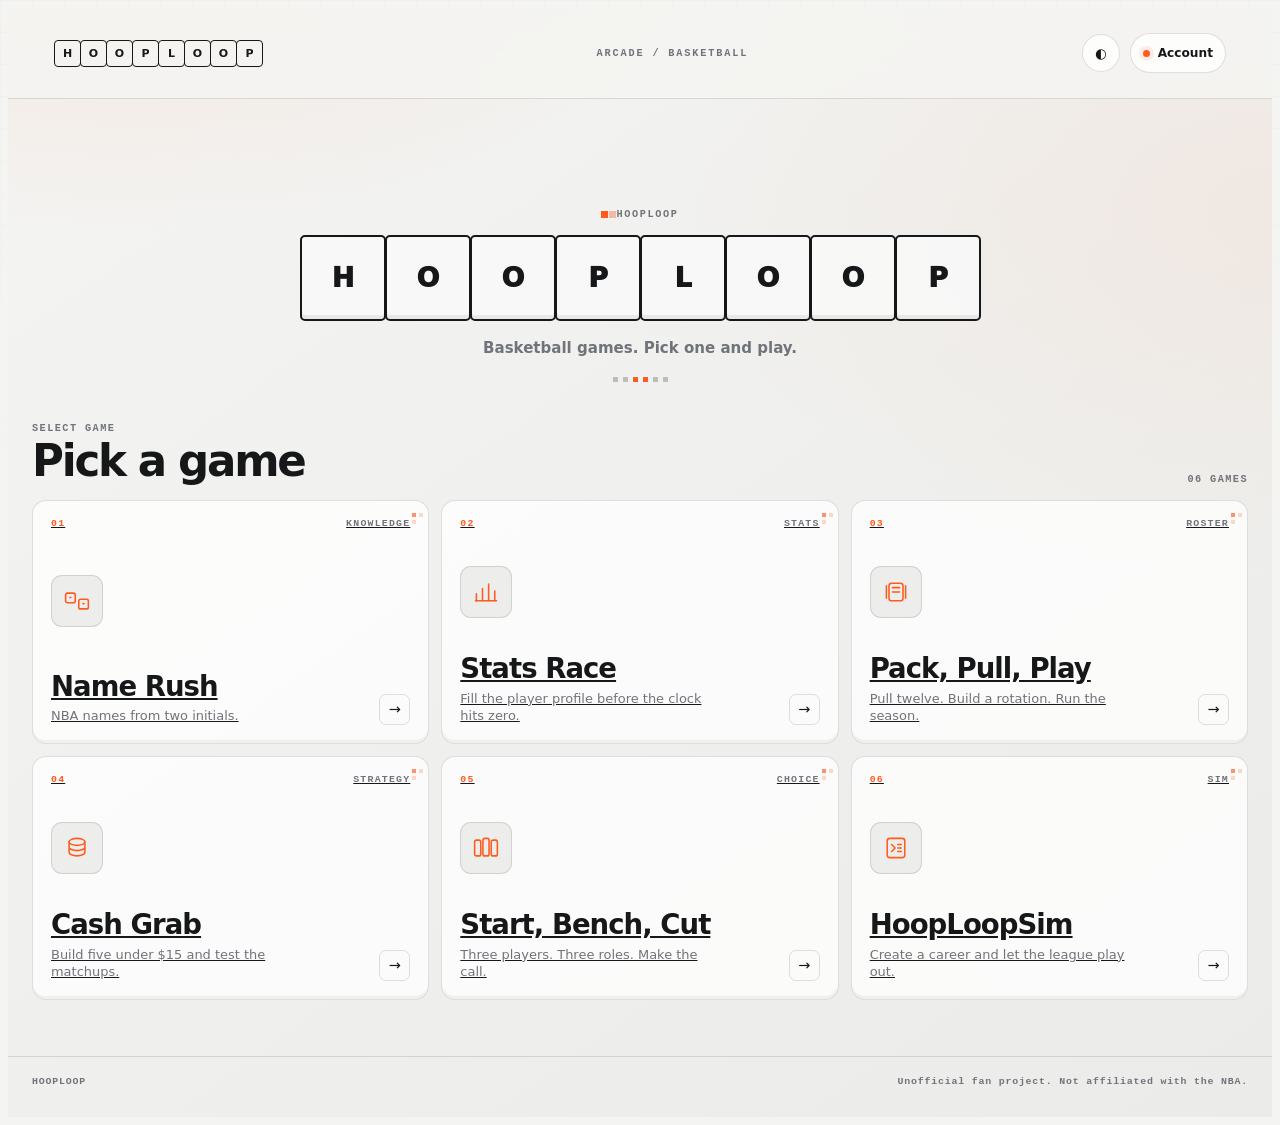
<file: index.html>
<!doctype html><html lang="en"><head>
<meta charset="utf-8"><meta name="viewport" content="width=device-width,initial-scale=1"><meta name="theme-color" content="#f4f4f2"><meta name="description" content="HoopLoop — basketball games."><title>HoopLoop</title>
<script src="theme.js?v=9.0.0"></script><script>try{const m=localStorage.getItem('hooploop_display_mode');document.documentElement.dataset.hlMode=(m==='light'||m==='dark')?m:(matchMedia('(prefers-color-scheme: dark)').matches?'dark':'light')}catch(e){}</script><link rel="stylesheet" href="hooploop-ui.css?v=27.0.0"></head>
<body class="hl-home hl-home-only"><script>(function(){try{const legacy=new Set(['#play','#practice','#race','#leaderboard','#archive']);if(legacy.has(location.hash)||new URLSearchParams(location.search).has('open')){location.replace('name-rush.html'+location.search+location.hash)}}catch(e){}})();</script><header class="site-header hl-home-header"><a aria-label="HoopLoop home" class="brand" href="index.html"><span>H</span><span>O</span><span>O</span><span>P</span><span>L</span><span>O</span><span>O</span><span>P</span></a><div class="hl-home-nav-note">ARCADE  /  BASKETBALL</div><div class="hl-header-actions"><button aria-label="Toggle light or dark mode" class="hl-theme-toggle" data-hl-theme-toggle type="button">◐</button><a class="account-control" href="name-rush.html?open=account"><span class="account-dot"></span><span>Account</span></a></div></header>
<main id="top"><section class="hl-home-hero"><div class="hl-home-kicker"><span></span>HOOPLOOP</div><div class="hl-home-logo" aria-label="HoopLoop"><span>H</span><span>O</span><span>O</span><span>P</span><span>L</span><span>O</span><span>O</span><span>P</span></div><p>Basketball games. Pick one and play.</p><div class="hl-home-pixels" aria-hidden="true"><i></i><i></i><i></i><i></i><i></i><i></i></div></section>
<section class="hl-home-games" aria-labelledby="pick-game"><div class="hl-home-section-head"><div><span class="hl-pixel-label">SELECT GAME</span><h1 id="pick-game">Pick a game</h1></div><span class="hl-home-count">06 GAMES</span></div><div class="hl-game-grid"><a class="hl-game-card hl-arcade-card" href="name-rush.html">
      <div class="hl-card-meta"><span>01</span><small>KNOWLEDGE</small></div>
      <div class="hl-game-card__icon"><svg viewBox="0 0 32 32"><rect x="3" y="7" width="11" height="11" rx="2"/><rect x="18" y="14" width="11" height="11" rx="2"/><path d="M8 12h1M23 19h1"/></svg></div>
      <div class="hl-card-copy"><h2>Name Rush</h2><p>NBA names from two initials.</p></div>
      <span class="hl-game-card__arrow">→</span>
    </a><a class="hl-game-card hl-arcade-card" href="stats-race.html">
      <div class="hl-card-meta"><span>02</span><small>STATS</small></div>
      <div class="hl-game-card__icon"><svg viewBox="0 0 32 32"><path d="M5 26V18M12 26V12M19 26V7M26 26V15"/><path d="M4 26h24"/></svg></div>
      <div class="hl-card-copy"><h2>Stats Race</h2><p>Fill the player profile before the clock hits zero.</p></div>
      <span class="hl-game-card__arrow">→</span>
    </a><a class="hl-game-card hl-arcade-card" href="pack-pull-play.html">
      <div class="hl-card-meta"><span>03</span><small>ROSTER</small></div>
      <div class="hl-game-card__icon"><svg viewBox="0 0 32 32"><rect x="8" y="6" width="16" height="20" rx="3"/><path d="M5 9v14M27 9v14M12 11h8M12 16h8"/></svg></div>
      <div class="hl-card-copy"><h2>Pack, Pull, Play</h2><p>Pull twelve. Build a rotation. Run the season.</p></div>
      <span class="hl-game-card__arrow">→</span>
    </a><a class="hl-game-card hl-arcade-card" href="cash-grab.html">
      <div class="hl-card-meta"><span>04</span><small>STRATEGY</small></div>
      <div class="hl-game-card__icon"><svg viewBox="0 0 32 32"><ellipse cx="16" cy="9" rx="9" ry="4"/><path d="M7 9v6c0 2 4 4 9 4s9-2 9-4V9M7 15v6c0 2 4 4 9 4s9-2 9-4v-6"/></svg></div>
      <div class="hl-card-copy"><h2>Cash Grab</h2><p>Build five under $15 and test the matchups.</p></div>
      <span class="hl-game-card__arrow">→</span>
    </a><a class="hl-game-card hl-arcade-card" href="start-bench-cut.html">
      <div class="hl-card-meta"><span>05</span><small>CHOICE</small></div>
      <div class="hl-game-card__icon"><svg viewBox="0 0 32 32"><rect x="3" y="7" width="7" height="18" rx="2"/><rect x="12.5" y="5" width="7" height="20" rx="2"/><rect x="22" y="7" width="7" height="18" rx="2"/></svg></div>
      <div class="hl-card-copy"><h2>Start, Bench, Cut</h2><p>Three players. Three roles. Make the call.</p></div>
      <span class="hl-game-card__arrow">→</span>
    </a><a class="hl-game-card hl-arcade-card" href="hooploopsim.html">
      <div class="hl-card-meta"><span>06</span><small>SIM</small></div>
      <div class="hl-game-card__icon"><svg viewBox="0 0 32 32"><rect x="6" y="5" width="20" height="22" rx="3"/><path d="M11 12l4 4-4 4M18 12h4M18 16h4M18 20h4"/></svg></div>
      <div class="hl-card-copy"><h2>HoopLoopSim</h2><p>Create a career and let the league play out.</p></div>
      <span class="hl-game-card__arrow">→</span>
    </a></div></section></main>
<footer class="hl-home-footer"><span>HOOPLOOP</span><span>Unofficial fan project. Not affiliated with the NBA.</span></footer><script src="hooploop-ui.js?v=27.0.0"></script></body></html>
</file>
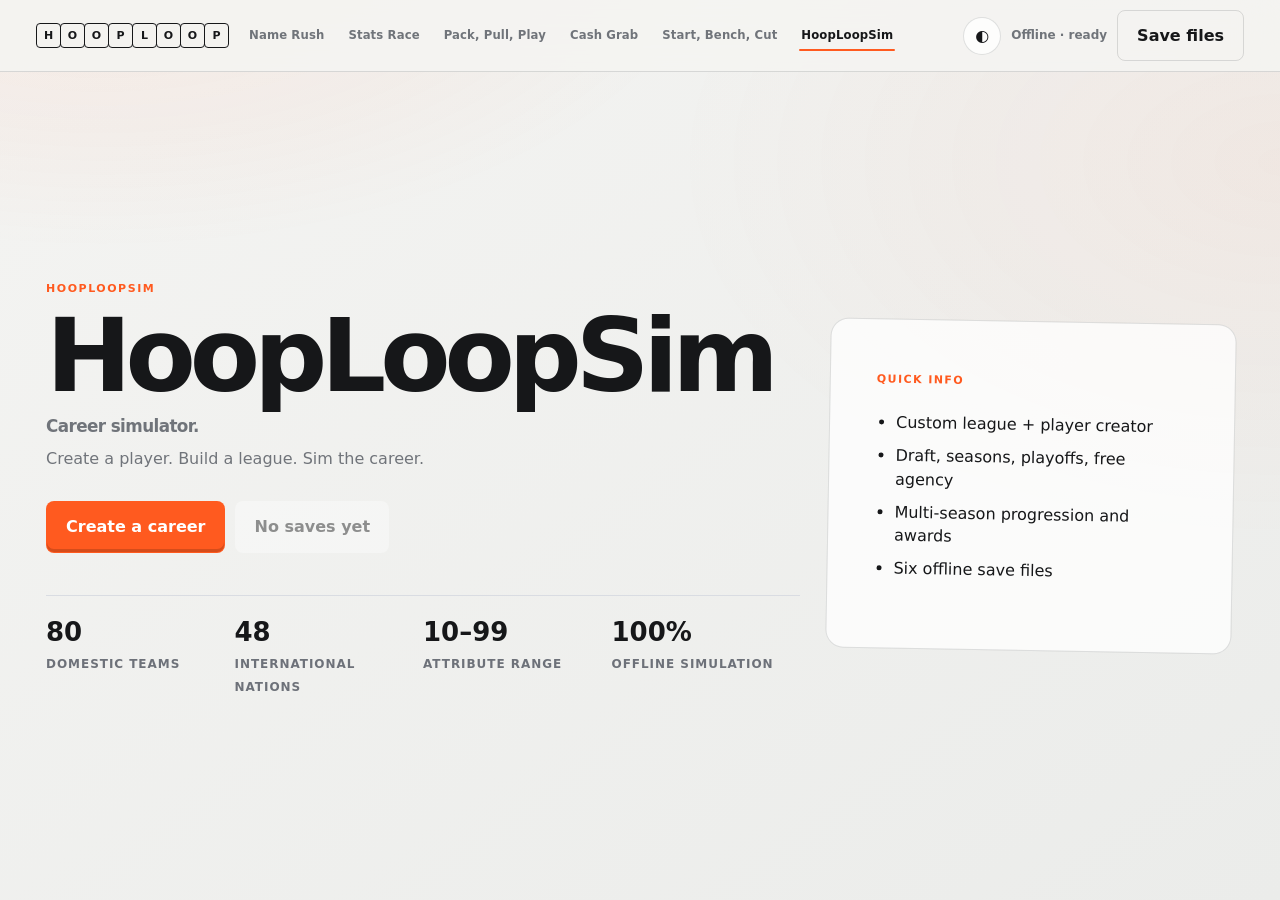
<file: hooploopsim.html>
<!DOCTYPE html>

<html lang="en">
<head>
<meta charset="utf-8"/>
<meta content="width=device-width, initial-scale=1" name="viewport"/>
<meta content="#ff5a1f" name="theme-color"/>
<meta content="HoopLoopSim — a customizable, offline basketball career simulator from HoopLoop." name="description"/>
<title>HoopLoopSim Alpha 0.9 — HoopLoop</title>
<script src="theme.js?v=9.0.0"></script>
<link href="hoopsim.css?v=0.9.1" rel="stylesheet"/>
<script>try{const m=localStorage.getItem('hooploop_display_mode');document.documentElement.dataset.hlMode=(m==='light'||m==='dark')?m:(matchMedia('(prefers-color-scheme: dark)').matches?'dark':'light')}catch(e){}</script><link href="hooploop-ui.css?v=27.0.0" rel="stylesheet"/></head>
<body class="hl-game-page hl-sim-page">
<div aria-hidden="true" class="page-noise"></div>
<header class="sim-header"><a aria-label="HoopLoop home" class="brand" href="index.html"><span>H</span><span>O</span><span>O</span><span>P</span><span>L</span><span>O</span><span>O</span><span>P</span></a><nav aria-label="HoopLoop games" class="sim-platform-nav"><a href="name-rush.html">Name Rush</a><a href="stats-race.html">Stats Race</a><a href="pack-pull-play.html">Pack, Pull, Play</a><a href="cash-grab.html">Cash Grab</a><a href="start-bench-cut.html">Start, Bench, Cut</a><a class="active" href="hooploopsim.html">HoopLoopSim</a></nav><div class="header-actions"><button aria-label="Toggle light or dark mode" class="hl-theme-toggle" data-hl-theme-toggle="" type="button">◐</button><span class="autosave-status" id="autosave-status">Offline · ready</span><button class="ghost-button" id="open-saves-button" type="button">Save files</button></div></header>
<main>
<section class="view landing-view" id="landing-view">
<div class="landing-copy">
<span class="eyebrow">HOOPLOOPSIM</span>
<h1>HoopLoopSim</h1>
<h2 class="landing-tagline">Career simulator.</h2>
<p>Create a player. Build a league. Sim the career.</p>
<div class="landing-actions">
<button class="primary-button" id="new-career-button" type="button">Create a career</button>
<button class="secondary-button" id="continue-career-button" type="button">Load a save</button>
</div>
<div class="feature-row">
<div><strong>80</strong><span>domestic teams</span></div>
<div><strong>48</strong><span>international nations</span></div>
<div><strong>10–99</strong><span>attribute range</span></div>
<div><strong>100%</strong><span>offline simulation</span></div>
</div>
</div>
<aside class="landing-card">
<span class="card-label">QUICK INFO</span>
<ul><li>Custom league + player creator</li><li>Draft, seasons, playoffs, free agency</li><li>Multi-season progression and awards</li><li>Six offline save files</li></ul>
<p>Alpha 0.9 is the final balance-focused alpha pass: displayed overall now sits 10 points above the true attribute average, elite ratings develop with heavy diminishing returns, career progression has more year-to-year volatility, and game pace is tuned toward more believable box scores. Public career cards and deeper transaction systems remain future additions.</p>
</aside>
</section>
<section class="view hidden" id="creator-view">
<div class="creator-topbar">
<div>
<span class="eyebrow">NEW HOOPLOOPSIM CAREER</span>
<h1 id="creator-step-title">Build your league</h1>
</div>
<div aria-label="Career creation progress" class="stepper">
<button class="step active" data-step="league" type="button"><span>1</span> League</button>
<button class="step" data-step="player" disabled="" type="button"><span>2</span> Player</button>
<button class="step" data-step="draft" disabled="" type="button"><span>3</span> Draft</button>
</div>
</div>
<section class="creator-step" id="league-step">
<div class="creator-grid">
<div class="panel settings-panel">
<div class="panel-heading">
<div><span class="eyebrow">LEAGUE SETTINGS</span><h2>Shape the season.</h2></div>
<button class="text-button" id="randomize-league-button" type="button">Random setup</button>
</div>
<label class="field">
<span>League name</span>
<input id="league-name" maxlength="40" type="text" value="HoopLoopSim League"/>
</label>
<div class="field-row">
<label class="field">
<span>League size</span>
<select id="league-size"></select>
</label>
<label class="field">
<span>Games per team</span>
<div class="number-stepper">
<button aria-label="Decrease season games" class="number-step-button" data-adjust-games="-1" type="button">−</button>
<input id="season-games" inputmode="numeric" maxlength="2" pattern="[0-9]*" type="text" value="30"/>
<button aria-label="Increase season games" class="number-step-button" data-adjust-games="1" type="button">+</button>
</div>
<small class="field-help" id="season-games-help">14–99 games</small>
</label>
</div>
<div class="field-row">
<label class="field">
<span>Playoff teams</span>
<select id="playoff-size"></select>
</label>
<label class="field">
<span>Series length</span>
<select id="series-length">
<option value="1">Best of 1</option>
<option value="3">Best of 3</option>
<option value="5">Best of 5</option>
<option selected="" value="7">Best of 7</option>
<option value="9">Best of 9</option>
</select>
</label>
</div>
<label class="toggle-field">
<input checked="" id="injuries-enabled" type="checkbox"/>
<span><strong>Injuries enabled</strong><small>Durability affects injury risk, recovery time, and rare early retirements.</small></span>
</label>
<div class="selection-summary">
<div><span>Selected</span><strong id="selected-team-count">0 / 16</strong></div>
<div id="west-summary"><span id="west-summary-label">West</span><strong id="west-count">0</strong></div>
<div id="east-summary"><span id="east-summary-label">East</span><strong id="east-count">0</strong></div>
</div>
<div class="button-row">
<button class="secondary-button" id="auto-select-teams" type="button">Auto-select teams</button>
<button class="ghost-button" id="clear-team-selection" type="button">Clear</button>
</div>
</div>
<div class="panel team-panel">
<div class="panel-heading sticky-heading">
<div><span class="eyebrow">TEAM POOL</span><h2>Select your franchises.</h2></div>
<label class="search-field"><span class="sr-only">Search teams</span><input id="team-search" placeholder="Search team or location…" type="search"/></label>
</div>
<p class="helper-copy" id="team-helper-copy">Select any even-sized group. HoopLoopSim sorts the westernmost half into the West and the easternmost half into the East.</p>
<div class="team-grid" id="team-grid"></div>
</div>
</div>
<div class="creator-footer">
<button class="ghost-button" id="cancel-creator-button" type="button">Cancel</button>
<button class="primary-button" disabled="" id="continue-to-player" type="button">Continue to player creator</button>
</div>
</section>
<section class="creator-step hidden" id="player-step">
<div class="player-creator-layout">
<div class="panel player-basics-panel">
<div class="panel-heading"><div><span class="eyebrow">PLAYER IDENTITY</span><h2>Create your rookie.</h2></div></div>
<label class="field"><span>Player name</span><input id="player-name" maxlength="32" type="text" value="Evan Oblewski"/></label>
<div class="field-row four">
<label class="field"><span>Age</span><input id="player-age" max="30" min="18" type="number" value="19"/></label>
<label class="field"><span>Jersey</span><input aria-label="Jersey number" id="player-jersey" inputmode="numeric" maxlength="2" type="text" value="1"/></label>
<label class="field"><span>Position</span><select id="player-position"><option>PG</option><option>SG</option><option>SF</option><option>PF</option><option>C</option></select></label>
<label class="field"><span>Playstyle</span><select id="player-playstyle"></select></label>
</div>
<div class="field-row">
<label class="field"><span>Height</span><select id="player-height"></select></label>
<label class="field"><span>Weight</span><input id="player-weight" max="400" min="140" type="number" value="195"/></label>
</div>
<div class="template-actions">
<button class="secondary-button" id="randomize-player-button" type="button">Randomize player</button>
<button class="secondary-button" id="apply-template-button" type="button">Apply 60 OVR template</button>
<button class="ghost-button" id="randomize-attributes-button" type="button">Randomize attributes</button>
<button class="ghost-button" id="reset-attributes-button" type="button">Set all to 50</button>
</div>
<p class="helper-copy">Playstyle templates are suggestions, not restrictions. Every rating can be changed from 10 to 99.</p>
</div>
<aside class="projection-panel panel">
<div class="projection-toggle-row">
<span class="eyebrow">LIVE DRAFT OUTLOOK</span>
<label class="mini-toggle"><input checked="" id="projection-visible" type="checkbox"/><span>Show</span></label>
</div>
<div id="projection-content">
<div class="overall-orb"><strong id="player-overall">60</strong><span>OVR</span></div>
<div class="projection-copy">
<span>Projected range</span>
<strong id="draft-projection">Late first round</strong>
<p id="draft-projection-details">Your league size and generated class can move the final pick.</p>
</div>
<div class="meter"><span id="draft-meter-fill"></span></div>
<ul class="projection-factors" id="projection-factors"></ul>
</div>
<div class="projection-hidden hidden" id="projection-hidden">Draft projection hidden. Your actual draft position will still respond to rating, position need, league size, and scouting variance.</div>
</aside>
</div>
<div class="panel attributes-panel">
<div class="panel-heading"><div><span class="eyebrow">15 ATTRIBUTES</span><h2>Build without a box.</h2></div></div>
<div class="attribute-grid" id="attribute-grid"></div>
</div>
<div class="creator-footer">
<button class="ghost-button" id="back-to-league" type="button">Back to league</button>
<div class="validation-message" id="player-validation">Any overall is allowed. Draft stock responds to your choices.</div>
<button class="primary-button" id="begin-draft-button" type="button">Generate league and enter draft</button>
</div>
</section>
<section class="creator-step hidden" id="draft-step">
<div class="draft-stage panel">
<span class="eyebrow" id="draft-stage-eyebrow">INAUGURAL HOOPLOOPSIM DRAFT</span>
<h2 id="draft-headline">The league is generating.</h2>
<p aria-hidden="true" class="hidden" id="draft-subhead"></p>
<div class="draft-mode-controls hidden" id="draft-mode-controls">
<button class="secondary-button" id="manual-draft-button" type="button">Manual Draft</button>
<button class="primary-button" id="simulate-draft-button" type="button">Simulate every pick</button>
</div>
<div class="manual-draft-controls hidden" id="manual-draft-controls">
<button class="primary-button" id="draft-next-pick-button" type="button">Draft next pick</button>
<button class="secondary-button" id="simulate-remaining-draft-button" type="button">Simulate remaining picks</button>
</div>
<div class="draft-selection-detail hidden" id="draft-selection-detail"></div>
<div class="draft-board" id="draft-board"></div>
<div class="draft-result hidden" id="draft-result"></div>
<div class="undrafted-offers hidden" id="undrafted-offers"></div>
<button class="primary-button hidden" id="continue-after-draft" type="button">Enter career dashboard</button>
</div>
</section>
</section>
<section class="view hidden" id="career-view">
<div class="career-header">
<div>
<span class="eyebrow" id="career-league-label">HOOPLOOPSIM LEAGUE</span>
<h1 id="career-title">Evan Oblewski’s Career</h1>
<p id="career-subtitle">Season 1 · Regular Season</p>
</div>
<div class="career-header-actions">
<button class="secondary-button" id="manual-save-button" type="button">Save now</button>
<button class="ghost-button" id="career-menu-button" type="button">Career menu</button>
</div>
</div>
<nav aria-label="Career sections" class="career-tabs">
<button class="active" data-tab="home" type="button">Home</button>
<button data-tab="league" type="button">League</button>
<button data-tab="stats" type="button">Stats</button>
<button data-tab="roster" type="button">Roster</button>
<button data-tab="news" type="button">News</button>
<button data-tab="history" type="button">Career</button>
<button data-tab="league-history" type="button">League History</button>
</nav>
<section class="career-tab" id="career-home-tab">
<div class="career-grid">
<article class="panel player-card-large">
<div class="player-card-top">
<div class="team-mark" id="player-team-mark">OSH</div>
<div><span id="player-team-name">Oshkosh Sleet</span><small id="player-contract">Rookie contract · Year 1 of 4</small></div>
<div class="overall-badge"><strong id="career-overall">60</strong><span>OVR</span></div>
</div>
<h2 id="career-player-name">Evan Oblewski</h2>
<p id="career-player-meta">PG · 6′3″ · 195 lbs · Pure Playmaker</p>
<div class="role-row"><span id="career-role">Rotation</span><span id="career-minutes">22 projected MPG</span><span id="career-health">Healthy</span></div>
<div class="season-averages" id="season-averages"></div>
</article>
<article class="panel season-control-card">
<div class="panel-heading"><div><span class="eyebrow">SEASON CONTROL</span><h2 id="season-progress-title">Game 0 of 30</h2></div><strong id="team-record">0–0</strong></div>
<div class="season-progress"><span id="season-progress-fill"></span></div>
<p id="next-game-copy">Your first matchup is ready.</p>
<div class="sim-button-grid">
<button class="primary-button" data-sim="1" type="button">Sim 1 game</button>
<button class="secondary-button" data-sim="5" type="button">Sim 5 games</button>
<button class="secondary-button" data-sim="half" type="button">Sim to halfway</button>
<button class="secondary-button" data-sim="full" type="button">Sim regular season</button>
</div>
<div class="sim-message" id="sim-message"></div>
</article>
</div>
<div class="dashboard-grid">
<article class="panel">
<div class="panel-heading"><div><span class="eyebrow">RECENT GAMES</span><h2>Your game log</h2></div></div>
<div class="list-stack" id="recent-games"></div>
</article>
<article class="panel">
<div class="panel-heading"><div><span class="eyebrow">STANDINGS SNAPSHOT</span><h2>Current standings</h2></div><button class="text-button" data-open-tab="league" type="button">View all</button></div>
<div class="mini-standings" id="standings-preview"></div>
</article>
<article class="panel">
<div class="panel-heading"><div><span class="eyebrow">LEAGUE LEADERS</span><h2>Top performers</h2></div><button class="text-button" data-open-tab="stats" type="button">View all</button></div>
<div class="leader-list" id="leaders-preview"></div>
</article>
</div>
<section class="panel postseason-panel hidden" id="postseason-panel">
<div class="panel-heading"><div><span class="eyebrow">POSTSEASON</span><h2 id="postseason-title">Awards are ready.</h2><p id="postseason-copy">Review the regular-season honors before beginning the playoffs.</p></div></div>
<div class="awards-grid" id="awards-grid"></div>
<div class="all-league-teams" id="all-league-teams"></div>
<div class="playoff-area hidden" id="playoff-area">
<div class="playoff-bracket" id="playoff-bracket"></div>
<section class="playoff-log-panel hidden" id="playoff-log-panel">
<div class="panel-heading compact-heading"><div><span class="eyebrow">YOUR PLAYOFF RUN</span><h3>Postseason game log</h3></div></div>
<div class="list-stack" id="playoff-game-log"></div>
</section>
<div class="sim-button-grid playoff-buttons">
<button class="primary-button" id="sim-playoff-game" type="button">Sim one game per series</button>
<button class="secondary-button" id="sim-playoff-round" type="button">Sim current round</button>
<button class="secondary-button" id="sim-all-playoffs" type="button">Sim all playoffs</button>
</div>
</div>
<div class="season-finale hidden" id="season-finale"></div>
</section>
</section>
<section class="career-tab hidden" id="career-league-tab">
<div class="two-column-tabs" id="league-standings-columns">
<article class="panel" id="west-standings-panel"><div class="panel-heading"><div><span class="eyebrow" id="west-standings-label">WESTERN CONFERENCE</span><h2>Standings</h2></div></div><div class="full-standings" id="west-standings"></div></article>
<article class="panel" id="east-standings-panel"><div class="panel-heading"><div><span class="eyebrow" id="east-standings-label">EASTERN CONFERENCE</span><h2>Standings</h2></div></div><div class="full-standings" id="east-standings"></div></article>
</div>
</section>
<section class="career-tab hidden" id="career-stats-tab">
<article class="panel">
<div class="panel-heading stats-heading"><div><span class="eyebrow">LEAGUE STATISTICS</span><h2>Player leaders</h2></div>
<div class="stats-filter-row">
<label class="field compact"><span>View</span><select id="stats-scope"><option value="all">Entire league</option><option value="my-team">My team</option><option value="my-conference">My conference</option></select></label>
<label class="field compact"><span>Team</span><select id="stats-team-filter"><option value="all">All teams</option></select></label>
<label class="field compact"><span>Sort</span><select id="stats-sort"><option value="ppg">Points</option><option value="rpg">Rebounds</option><option value="apg">Assists</option><option value="spg">Steals</option><option value="bpg">Blocks</option><option value="fgPct">FG%</option><option value="threePct">3P%</option></select></label>
</div>
</div><div class="stats-table" id="stats-table"></div></article>
</section>
<section class="career-tab hidden" id="career-roster-tab">
<article class="panel">
<div class="panel-heading roster-heading"><div><span class="eyebrow">LEAGUE ROSTERS</span><h2 id="roster-title">Roster</h2></div><label class="field compact"><span>Team</span><select id="roster-team-select"></select></label></div>
<p class="helper-copy">View every active roster, role, contract, and injury status in your league.</p>
<div class="roster-table" id="roster-table"></div>
</article>
</section>
<section class="career-tab hidden" id="career-news-tab">
<article class="panel league-news-panel">
<div class="panel-heading"><div><span class="eyebrow">LEAGUE NEWS</span><h2>Movement around the league</h2><p>Trades, signings, and retirements from every completed offseason.</p></div></div>
<div class="news-columns">
<section><div class="news-heading"><span>TRADES</span><strong id="trade-news-count">0</strong></div><div class="news-list" id="trade-news-list"></div></section>
<section><div class="news-heading"><span>SIGNINGS</span><strong id="signing-news-count">0</strong></div><div class="news-list" id="signing-news-list"></div></section>
<section><div class="news-heading"><span>RETIREMENTS</span><strong id="retirement-news-count">0</strong></div><div class="news-list" id="retirement-news-list"></div></section>
</div>
</article>
</section>
<section class="career-tab hidden" id="career-history-tab">
<div class="history-grid">
<article class="panel">
<div class="panel-heading"><div><span class="eyebrow">CAREER CARD</span><h2>Season history</h2></div></div>
<div class="career-collective-summary" id="career-collective-summary"></div>
<div class="career-hof-outlook" id="career-hof-outlook"></div>
<div class="season-history-list" id="career-history-list"></div>
<div class="international-career-history" id="career-international-history"></div>
</article>
<article class="panel"><div class="panel-heading"><div><span class="eyebrow">ACCOLADES</span><h2>Trophy case</h2></div></div><div class="trophy-case" id="career-accolades"></div></article>
</div>
</section>
<section class="career-tab hidden" id="career-league-history-tab">
<div class="league-history-grid">
<article class="panel">
<div class="panel-heading"><div><span class="eyebrow">LEAGUE HISTORY</span><h2>Champions &amp; award winners</h2><p>Every completed HoopLoopSim season, preserved in one place.</p></div></div>
<div class="league-history-list" id="league-history-domestic"></div>
</article>
<article class="panel">
<div class="panel-heading"><div><span class="eyebrow">INTERNATIONAL HISTORY</span><h2>Tournament medalists</h2><p>Gold, Silver, Bronze, and your national-team runs across the career.</p></div></div>
<div class="league-history-list" id="league-history-international"></div>
</article>
</div>
</section>
</section>
</main>
<dialog class="modal" id="player-profile-dialog">
<div class="modal-card player-profile-card">
<div class="modal-heading">
<div><span class="eyebrow">PLAYER PROFILE</span><h2 id="profile-player-name">Player</h2><p id="profile-player-meta"></p></div>
<button aria-label="Close player profile" class="icon-button" id="close-player-profile" type="button">×</button>
</div>
<div id="profile-player-summary"></div>
<div id="profile-player-attributes"></div>
<div id="profile-player-history"></div>
</div>
</dialog>
<dialog class="modal" id="box-score-dialog">
<div class="modal-card box-score-card">
<div class="modal-heading"><div><span class="eyebrow">GAME BOX SCORE</span><h2 id="box-score-title">Box score</h2><p id="box-score-subtitle"></p></div><button aria-label="Close box score" class="icon-button" id="close-box-score" type="button">×</button></div>
<div class="box-score-content" id="box-score-content"></div>
</div>
</dialog>
<dialog class="modal" id="saves-dialog">
<form class="modal-card large-modal" method="dialog">
<div class="modal-heading"><div><span class="eyebrow">OFFLINE CAREERS</span><h2>HoopLoopSim save files</h2><p>Careers are stored on this device. Export creates a portable JSON backup you can store or move to another browser. Import restores that file later.</p></div><button aria-label="Close" class="icon-button" value="cancel">×</button></div>
<div class="save-list" id="save-list"></div>
<div class="modal-actions"><label class="secondary-button file-button">Import save<input accept="application/json" id="import-save-input" type="file"/></label><button class="primary-button" id="new-save-from-dialog" type="button" value="cancel">New career</button></div>
</form>
</dialog>
<dialog class="modal" id="career-menu-dialog">
<form class="modal-card" method="dialog">
<div class="modal-heading"><div><span class="eyebrow">CAREER MENU</span><h2>Manage this save</h2></div><button aria-label="Close" class="icon-button" value="cancel">×</button></div>
<button class="secondary-button wide" id="export-current-save" type="button">Export backup</button>
<button class="ghost-button wide" id="return-to-title" type="button">Return to title screen</button>
<button class="danger-button wide" id="delete-current-save" type="button">Delete career</button>
</form>
</dialog>
<dialog class="modal" id="offseason-dialog">
<div class="modal-card large-modal">
<div class="modal-heading"><div><span class="eyebrow">OFFSEASON DEVELOPMENT</span><h2 id="offseason-heading">Season 1 complete</h2><p>Your performance, age, durability, injuries, and variance shaped this development roll.</p></div></div>
<div class="development-summary" id="development-summary"></div>
<p class="alpha-note" id="offseason-note">Continue into the next season or retire and finalize your career.</p>
<div class="international-event-panel hidden" id="international-event-panel">
<div><strong>International Basketball Tournament</strong><span id="international-event-copy">A global tournament is scheduled for this offseason.</span></div>
<div class="international-event-actions">
<button class="ghost-button" id="skip-international-event" type="button">Skip tournament</button>
<button class="secondary-button" id="enter-international-event" type="button">Enter tournament</button>
</div>
</div>
<div class="trade-request-panel" id="trade-request-panel">
<div><strong>Want a change of scenery?</strong><span>Request one random offseason trade. The request has a 33% chance to be denied.</span></div>
<button class="secondary-button" id="request-trade-button" type="button">Request trade</button>
</div>
<div class="trade-request-result hidden" id="trade-request-result"></div>
<div class="modal-actions"><button class="ghost-button" id="retire-career-button" type="button">Retire now</button><button class="primary-button" id="continue-next-season-button" type="button">Continue to next season</button></div>
</div>
</dialog>
<dialog class="modal" id="trade-confirm-dialog">
<div class="modal-card">
<div class="modal-heading"><div><span class="eyebrow">CONFIRM TRADE REQUEST</span><h2>Ask for a new team?</h2><p>This can only be attempted once this offseason. There is a 33% chance the front office denies the request.</p></div><button aria-label="Cancel trade request" class="icon-button" id="close-trade-confirm" type="button">×</button></div>
<div class="modal-actions"><button class="ghost-button" id="cancel-trade-request" type="button">Cancel</button><button class="primary-button" id="confirm-trade-request" type="button">Request trade</button></div>
</div>
</dialog>
<dialog class="modal international-tournament-shell" id="international-tournament-dialog">
<div class="tournament-modal-card">
<header class="international-tournament-header">
<div>
<span class="eyebrow">INTERNATIONAL BASKETBALL TOURNAMENT</span>
<h2 id="international-tournament-heading">Choose your nation</h2>
<p id="international-tournament-subtitle">Represent one country every three seasons.</p>
</div>
<button aria-label="Close tournament" class="icon-button international-close" id="close-international-tournament" type="button">×</button>
</header>
<div class="international-nation-picker" id="international-nation-picker">
<label class="field"><span>National team</span><select id="international-nation-select"></select></label>
<p class="alpha-note">Your nation is locked after your first tournament. The tournament does not replace your HoopLoopSim club career.</p>
<button class="international-primary-button wide" id="confirm-international-nation" type="button">Represent this nation</button>
</div>
<div class="hidden international-tournament-content" id="international-tournament-content">
<div class="international-tournament-toolbar">
<div class="tournament-summary" id="international-tournament-summary"></div>
<div class="tournament-controls" id="international-group-controls">
<button class="international-secondary-button" id="sim-international-round" type="button">Sim 1 round</button>
<button class="international-secondary-button" id="sim-international-five" type="button">Sim 5 rounds</button>
<button class="international-primary-button" id="sim-international-group" type="button">Sim group stage</button>
</div>
<div class="tournament-controls hidden" id="international-knockout-controls">
<button class="international-secondary-button" id="sim-international-knockout-game" type="button">Sim 1 game</button>
<button class="international-secondary-button" id="sim-international-knockout-round" type="button">Sim current round</button>
<button class="international-primary-button" id="sim-international-all" type="button">Sim tournament</button>
</div>
</div>
<nav aria-label="Tournament views" class="international-tabs">
<button class="active" data-international-tab="overview" type="button">Overview</button>
<button data-international-tab="standings" type="button">Standings</button>
<button data-international-tab="schedule" type="button">Schedule</button>
<button data-international-tab="bracket" type="button">Bracket</button>
<button data-international-tab="stats" type="button">Stats</button>
</nav>
<section class="international-tab-pane" id="international-tab-overview">
<div class="tournament-layout">
<section class="international-panel"><div class="panel-heading"><div><span class="eyebrow">YOUR RUN</span><h3 id="international-user-team-label">Tournament log</h3></div></div><div id="international-user-games"></div></section>
<section class="international-panel"><div class="panel-heading"><div><span class="eyebrow">TOURNAMENT SNAPSHOT</span><h3>Road to the medals</h3></div></div><div id="international-overview-snapshot"></div></section>
</div>
<div class="tournament-medal-result hidden" id="international-medal-result"></div>
</section>
<section class="international-tab-pane hidden" id="international-tab-standings">
<section class="international-panel"><div class="panel-heading"><div><span class="eyebrow">GROUP STAGE</span><h3>International table</h3></div></div><div id="international-standings"></div></section>
</section>
<section class="international-tab-pane hidden" id="international-tab-schedule">
<section class="international-panel"><div class="panel-heading"><div><span class="eyebrow">RESULTS</span><h3>Your schedule &amp; box scores</h3></div></div><div id="international-schedule"></div></section>
</section>
<section class="international-tab-pane hidden" id="international-tab-bracket">
<section class="international-panel hidden" id="international-bracket-panel"><div class="panel-heading"><div><span class="eyebrow">MEDAL BRACKET</span><h3>Knockout stage</h3></div></div><div id="international-bracket"></div></section>
<div class="international-empty-state" id="international-bracket-empty">Finish the 15-game group stage to reveal the medal bracket.</div>
</section>
<section class="international-tab-pane hidden" id="international-tab-stats">
<section class="international-panel"><div class="panel-heading"><div><span class="eyebrow">YOUR TOURNAMENT</span><h3>International statistics</h3></div></div><div id="international-player-stats"></div></section>
</section>
<div class="international-footer-actions"><button class="international-primary-button hidden" id="finish-international-event" type="button">Return to offseason</button></div>
</div>
</div>
</dialog>
<dialog class="modal international-podium-shell" id="international-podium-dialog">
<div class="international-podium-card">
<div class="international-podium-heading">
<span class="eyebrow">INTERNATIONAL BASKETBALL TOURNAMENT</span>
<h2>Medal podium</h2>
<p>The tournament is complete.</p>
</div>
<div class="international-podium" id="international-podium"></div>
<button class="international-primary-button wide" id="close-international-podium" type="button">View tournament results</button>
</div>
</dialog>
<dialog class="modal" id="free-agency-dialog">
<div class="modal-card large-modal">
<div class="modal-heading"><div><span class="eyebrow">FREE AGENCY</span><h2 id="free-agency-heading">Choose your next team</h2><p>Compare projected role, minutes, team strength, and contract length. Salaries are intentionally excluded.</p></div></div>
<div class="offer-grid" id="free-agency-offers"></div>
</div>
</dialog>
<dialog class="modal" id="retirement-dialog">
<div class="modal-card retirement-card">
<div id="retirement-summary"></div>
<div class="modal-actions"><button class="primary-button" id="close-retirement-button" type="button">Return to career card</button></div>
</div>
</dialog>
<dialog class="modal hall-modal" id="hall-of-fame-dialog">
<div class="modal-card hall-card">
<span aria-hidden="true" class="hall-ring">H</span>
<span class="eyebrow">HOOPLOOP HALL OF FAME</span>
<h2 id="hall-of-fame-heading">A legendary career.</h2>
<p id="hall-of-fame-copy"></p>
<button class="primary-button" id="close-hall-of-fame-button" type="button">View final career card</button>
</div>
</dialog>
<div aria-live="polite" class="toast hidden" id="toast" role="status"></div>
<script src="hoopsim-teams.js?v=0.9.0"></script>
<script src="hoopsim.js?v=0.9.0"></script>
<script src="hooploop-ui.js?v=27.0.0"></script></body>
</html>
</file>
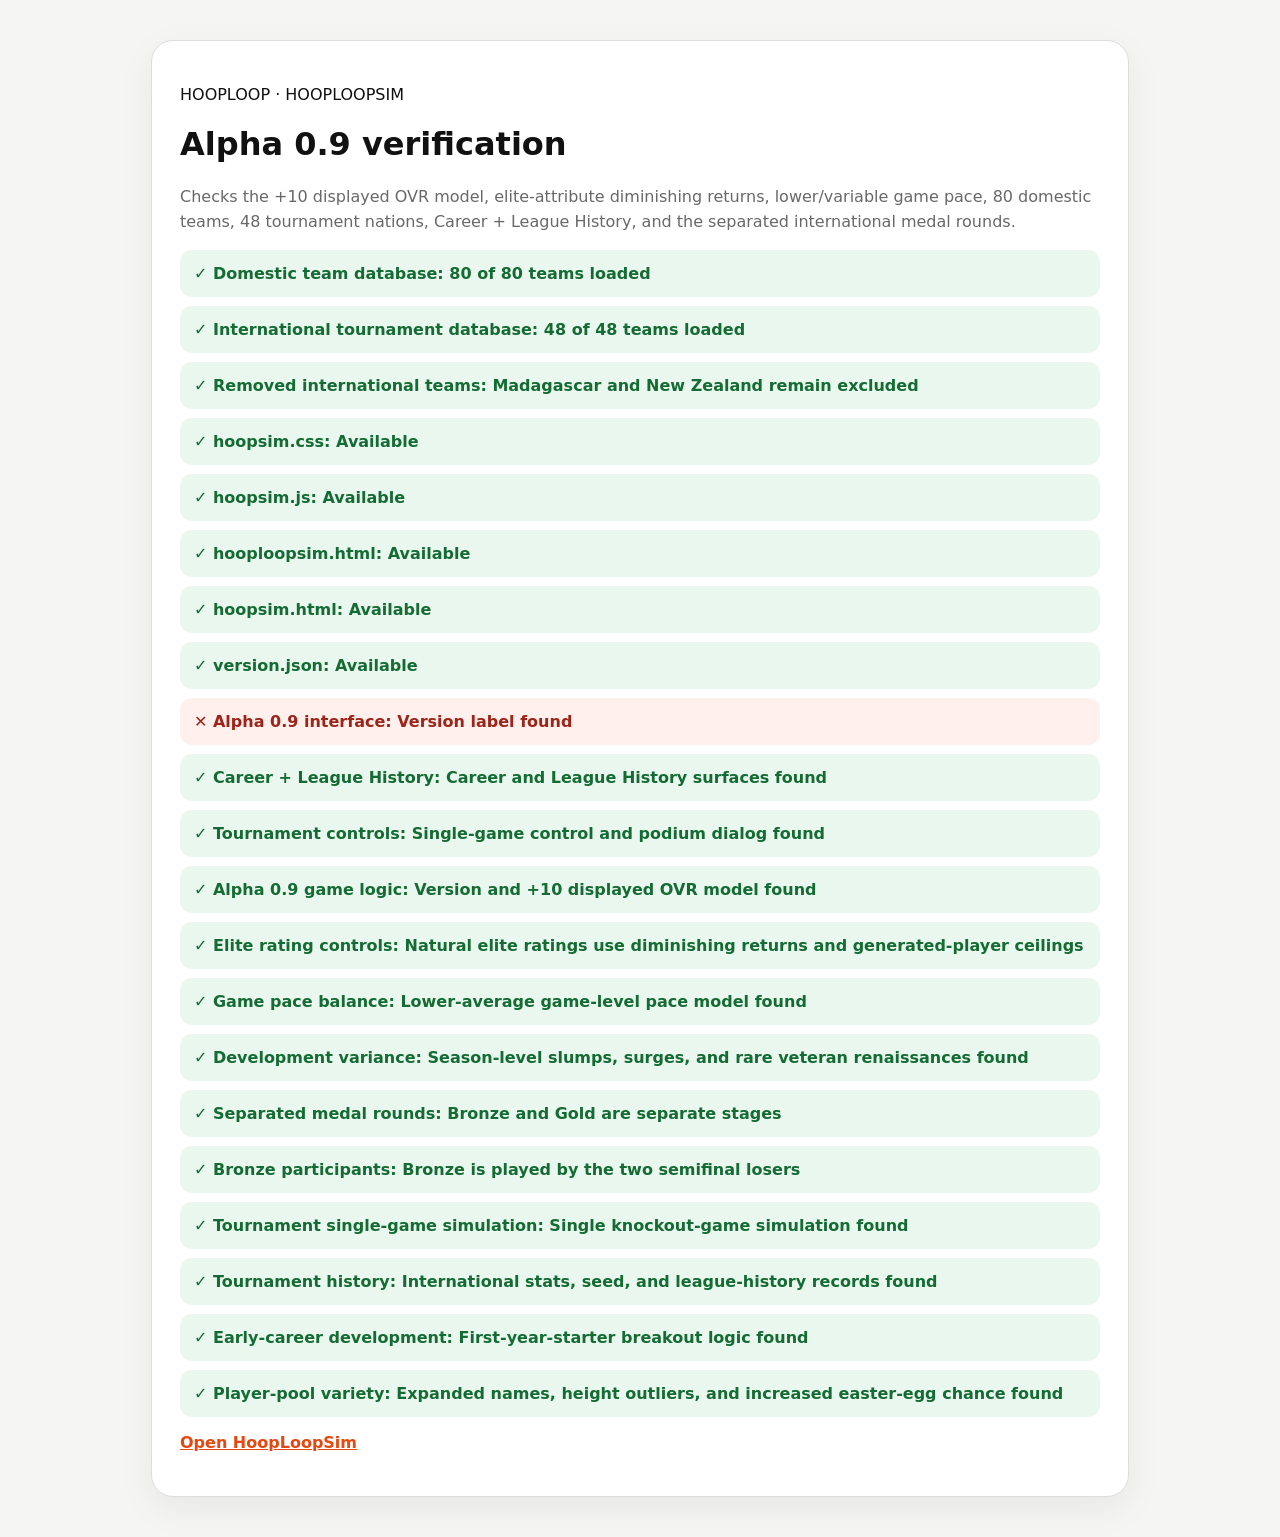
<file: hoopsim-verify.html>
<!doctype html>
<html lang="en">
<head>
  <meta charset="UTF-8">
  <meta name="viewport" content="width=device-width,initial-scale=1">
  <title>HoopLoopSim Alpha 0.9 Verification</title>
  <style>body{font-family:system-ui,-apple-system,BlinkMacSystemFont,"Segoe UI",sans-serif;background:#f5f5f3;color:#111;margin:0;padding:40px 18px}.card{max-width:920px;margin:auto;background:#fff;border:1px solid #ddd;border-radius:22px;padding:28px;box-shadow:0 12px 36px rgba(0,0,0,.06)}.check{padding:14px;margin:9px 0;border-radius:12px;background:#f2f3f5;font-weight:750}.pass{background:#eaf7ee;color:#146b34}.fail{background:#fff0ed;color:#9d2418}a{color:#e64810;font-weight:800}.sub{color:#686868;line-height:1.55}</style>
</head>
<body><main class="card"><p>HOOPLOOP · HOOPLOOPSIM</p><h1>Alpha 0.9 verification</h1><p class="sub">Checks the +10 displayed OVR model, elite-attribute diminishing returns, lower/variable game pace, 80 domestic teams, 48 tournament nations, Career + League History, and the separated international medal rounds.</p><div id="checks">Checking files…</div><p><a href="hooploopsim.html">Open HoopLoopSim</a></p></main>
<script src="hoopsim-teams.js?v=0.9.0"></script>
<script>
(async()=>{
 const checks=[];const add=(name,ok,detail)=>checks.push([name,Boolean(ok),detail]);
 add('Domestic team database',Array.isArray(window.HOOPSIM_TEAMS)&&window.HOOPSIM_TEAMS.length===80,`${window.HOOPSIM_TEAMS?.length||0} of 80 teams loaded`);
 add('International tournament database',Array.isArray(window.HOOPLOOPSIM_TOURNAMENT_TEAMS)&&window.HOOPLOOPSIM_TOURNAMENT_TEAMS.length===48,`${window.HOOPLOOPSIM_TOURNAMENT_TEAMS?.length||0} of 48 teams loaded`);
 add('Removed international teams',!window.HOOPLOOPSIM_TOURNAMENT_TEAMS?.some(t=>['Madagascar','New Zealand'].includes(t.country)),'Madagascar and New Zealand remain excluded');
 for(const file of ['hoopsim.css','hoopsim.js','hooploopsim.html','hoopsim.html','version.json']){try{const response=await fetch(`${file}?v=0.9.0`);add(file,response.ok,response.ok?'Available':`HTTP ${response.status}`)}catch(error){add(file,false,error.message)}}
 try{
   const html=await(await fetch('hooploopsim.html?v=0.9.0')).text();
   add('Alpha 0.9 interface',html.includes('Career Simulator · Alpha 0.9'),'Version label found');
   add('Career + League History',html.includes('data-tab="league-history"')&&html.includes('career-international-history')&&html.includes('league-history-international'),'Career and League History surfaces found');
   add('Tournament controls',html.includes('sim-international-knockout-game')&&html.includes('international-podium-dialog'),'Single-game control and podium dialog found');
 }catch(error){add('Alpha 0.9 interface',false,error.message)}
 try{
   const script=await(await fetch('hoopsim.js?v=0.9.0')).text();
   add('Alpha 0.9 game logic',script.includes("const VERSION = '0.9.0'")&&script.includes('OVERALL_DISPLAY_BOOST = 10')&&script.includes("attribute-average-plus-10"),'Version and +10 displayed OVR model found');
   add('Elite rating controls',script.includes('scaleEliteAttributeGrowth')&&script.includes('generatedAttributeCeiling'),'Natural elite ratings use diminishing returns and generated-player ceilings');
   add('Game pace balance',script.includes('function gamePaceFactor()')&&script.includes('paceFactor'),'Lower-average game-level pace model found');
   add('Development variance',script.includes('developmentSeasonSwing')&&script.includes('veteran renaissance'),'Season-level slumps, surges, and rare veteran renaissances found');
   add('Separated medal rounds',script.includes("k.stage='bronze'")&&script.includes("k.stage='gold'")&&script.includes('k.bronzeResult'),'Bronze and Gold are separate stages');
   add('Bronze participants',script.includes('k.bronzeFinalists=finished.map((game)=>game.result.loserId)'),'Bronze is played by the two semifinal losers');
   add('Tournament single-game simulation',script.includes('function simulateInternationalKnockoutGame()'),'Single knockout-game simulation found');
   add('Tournament history',script.includes('internationalStatsSnapshotFromGames')&&script.includes('renderLeagueHistory')&&script.includes('groupSeed'),'International stats, seed, and league-history records found');
   add('Early-career development',script.includes('firstYearStarter')&&script.includes('breakoutChance'),'First-year-starter breakout logic found');
   add('Player-pool variety',script.includes('INTERNATIONAL_FIRST_NAMES')&&script.includes('generatedHeight')&&script.includes("Math.random() < .42"),'Expanded names, height outliers, and increased easter-egg chance found');
 }catch(error){add('Alpha 0.9 game logic',false,error.message)}
 document.querySelector('#checks').innerHTML=checks.map(([name,ok,detail])=>`<div class="check ${ok?'pass':'fail'}">${ok?'✓':'✕'} ${name}: ${detail}</div>`).join('');
})()
</script></body></html>
</file>
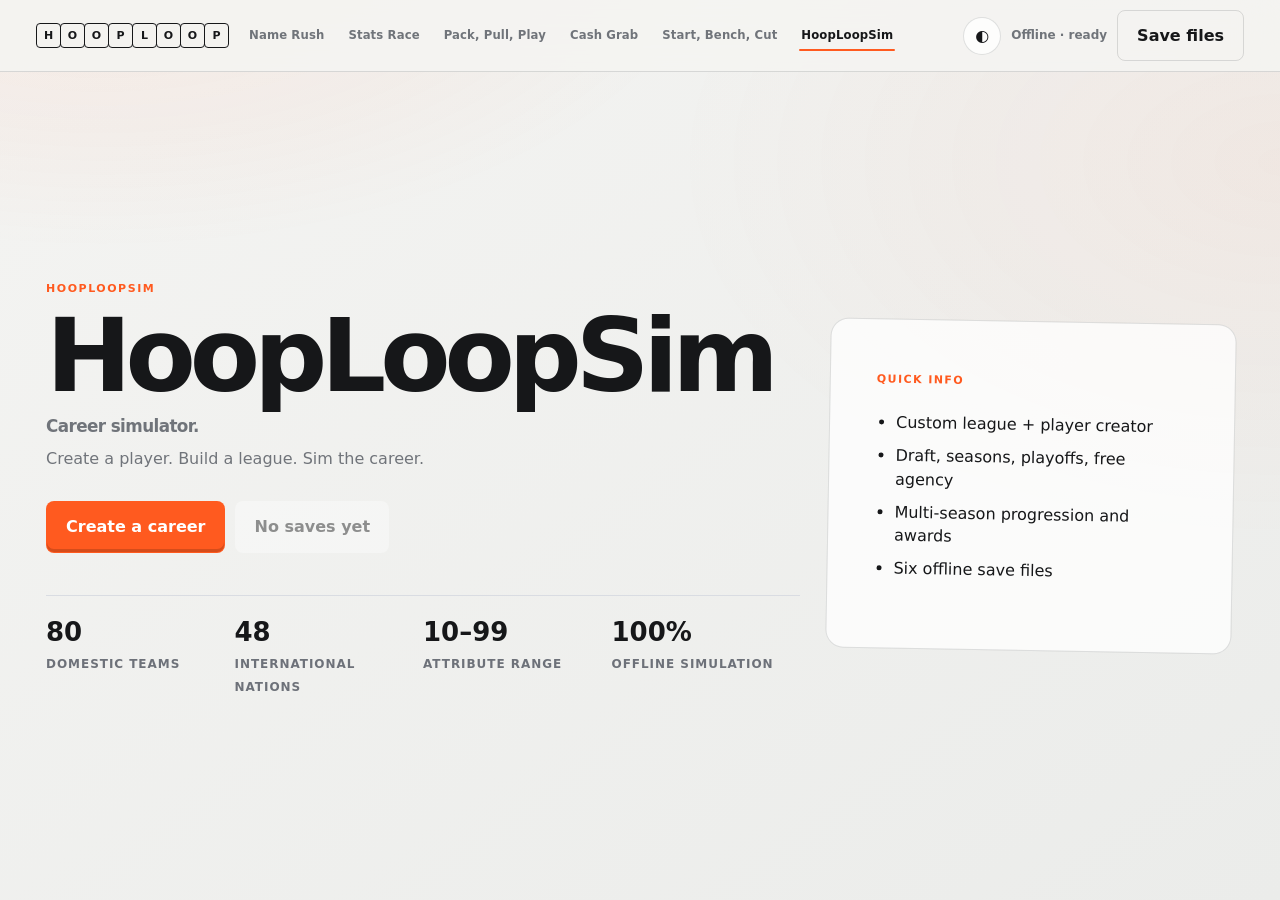
<file: hoopsim.html>
<!doctype html>
<html lang="en"><head><meta charset="UTF-8"><meta name="viewport" content="width=device-width,initial-scale=1"><meta http-equiv="refresh" content="0;url=hooploopsim.html"><title>Opening HoopLoopSim…</title><script>location.replace('hooploopsim.html');</script></head><body><p>Opening <a href="hooploopsim.html">HoopLoopSim</a>…</p></body></html>
</file>
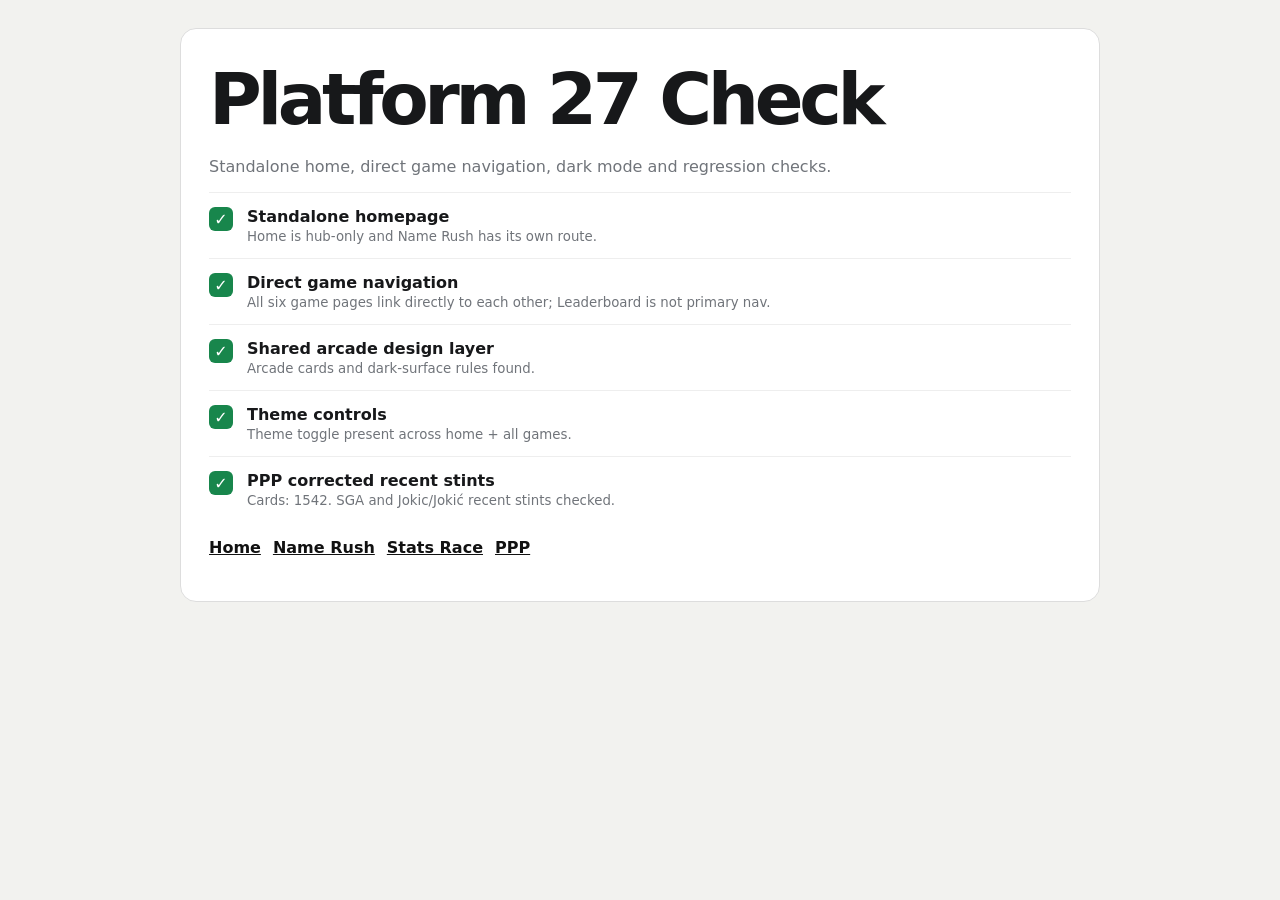
<file: verify.html>
<!doctype html><html lang="en"><head><meta charset="utf-8"><meta name="viewport" content="width=device-width,initial-scale=1"><title>Platform 27 Check</title><style>:root{font-family:Inter,system-ui,sans-serif;color:#17181a;background:#f2f2ef}*{box-sizing:border-box}body{margin:0;padding:28px}main{max-width:920px;margin:auto;background:#fff;border:1px solid #ddd;border-radius:16px;padding:28px}.check{display:grid;grid-template-columns:26px 1fr;gap:12px;padding:14px 0;border-top:1px solid #eee}.icon{display:grid;place-items:center;width:24px;height:24px;border-radius:6px;background:#eee;font-weight:900}.pass .icon{background:#18864c;color:white}.fail .icon{background:#b8322c;color:white}.check small,.check strong{display:block}.check small{color:#70747a;margin-top:3px}h1{font-size:clamp(2.4rem,7vw,4.5rem);letter-spacing:-.06em;margin:0}.sub{color:#70747a}.links{display:flex;gap:12px;flex-wrap:wrap}.links a{color:#111;font-weight:800}</style></head><body><main><h1>Platform 27 Check</h1><p class="sub">Standalone home, direct game navigation, dark mode and regression checks.</p><div id="checks"></div><p class="links"><a href="index.html">Home</a><a href="name-rush.html">Name Rush</a><a href="stats-race.html">Stats Race</a><a href="pack-pull-play.html">PPP</a></p></main><script src="pack-pull-play-data.js?v=3.1.1"></script><script>
const box=document.getElementById('checks');function row(n){const d=document.createElement('div');d.className='check';d.innerHTML='<div class="icon">…</div><div><strong>'+n+'</strong><small>Running…</small></div>';box.appendChild(d);return d}function set(d,p,m){d.className='check '+(p?'pass':'fail');d.querySelector('.icon').textContent=p?'✓':'!';d.querySelector('small').textContent=m}
async function run(){box.innerHTML='';let d=row('Standalone homepage');try{const t=await fetch('index.html?v=27').then(r=>r.text());set(d,t.includes('hl-home-only')&&t.includes('name-rush.html')&&!t.includes('id="play-screen"'),'Home is hub-only and Name Rush has its own route.')}catch(e){set(d,false,e.message)}
d=row('Direct game navigation');try{const names=['name-rush.html','stats-race.html','pack-pull-play.html','cash-grab.html','start-bench-cut.html','hooploopsim.html'];const ps=await Promise.all(names.map(n=>fetch(n+'?v=27').then(r=>r.text())));const links=['name-rush.html','stats-race.html','pack-pull-play.html','cash-grab.html','start-bench-cut.html','hooploopsim.html'];set(d,ps.every(t=>links.every(x=>t.includes(x))&&!t.includes('>Leaderboard</a>')),'All six game pages link directly to each other; Leaderboard is not primary nav.')}catch(e){set(d,false,e.message)}
d=row('Shared arcade design layer');try{const t=await fetch('hooploop-ui.css?v=27').then(r=>r.text());set(d,t.includes('PLATFORM 27 — ARCADE COHESION PASS')&&t.includes('.hl-arcade-card')&&t.includes('html[data-hl-mode="dark"]'),'Arcade cards and dark-surface rules found.')}catch(e){set(d,false,e.message)}
d=row('Theme controls');try{const names=['index.html','name-rush.html','stats-race.html','pack-pull-play.html','cash-grab.html','start-bench-cut.html','hooploopsim.html'];const ps=await Promise.all(names.map(n=>fetch(n).then(r=>r.text())));set(d,ps.every(t=>t.includes('data-hl-theme-toggle')),'Theme toggle present across home + all games.')}catch(e){set(d,false,e.message)}
d=row('PPP corrected recent stints');const pc=window.HOOPLOOP_PPP_DATA?.cards||[];const sga=pc.find(c=>c.name==='Shai Gilgeous-Alexander'&&c.team==='Oklahoma City Thunder'),joker=pc.find(c=>c.name==='Nikola Jokic'&&c.team==='Denver Nuggets')||pc.find(c=>c.name==='Nikola Jokić'&&c.team==='Denver Nuggets');set(d,pc.length>=1500&&/2026/.test(sga?.season||sga?.years||sga?.versionLabel||'')&&/2026/.test(joker?.season||joker?.years||joker?.versionLabel||''),`Cards: ${pc.length}. SGA and Jokic/Jokić recent stints checked.`)}run();</script></body></html>
</file>
<file: hooploop-ui.css>
/* HoopLoop Platform 27 — Arcade Cohesion layer */
:root{
  --hl-accent:var(--accent,var(--orange,#ff5a1f));
  --hl-accent-rgb:var(--accent-rgb,255,90,31);
  --hl-bg:#f5f5f2;
  --hl-bg-2:#eceeeb;
  --hl-surface:rgba(255,255,255,.82);
  --hl-surface-solid:#fff;
  --hl-surface-soft:#f2f3f1;
  --hl-text:#17181a;
  --hl-muted:#6e7177;
  --hl-line:rgba(23,24,26,.12);
  --hl-line-strong:rgba(23,24,26,.22);
  --hl-shadow:0 18px 48px rgba(17,18,20,.07);
  --hl-radius:18px;
  color-scheme:light;
}
html[data-hl-mode="dark"]{
  --hl-bg:#111315;
  --hl-bg-2:#171a1d;
  --hl-surface:rgba(27,30,33,.82);
  --hl-surface-solid:#1b1e21;
  --hl-surface-soft:#22262a;
  --hl-text:#f4f4f1;
  --hl-muted:#a7abb1;
  --hl-line:rgba(255,255,255,.10);
  --hl-line-strong:rgba(255,255,255,.18);
  --hl-shadow:0 18px 48px rgba(0,0,0,.22);
  color-scheme:dark;
}
html{background:var(--hl-bg);}
body{
  color:var(--hl-text)!important;
  background:
    radial-gradient(900px 520px at 12% -8%, rgba(var(--hl-accent-rgb),.065), transparent 62%),
    radial-gradient(760px 460px at 92% 8%, rgba(var(--hl-accent-rgb),.035), transparent 66%),
    linear-gradient(145deg,var(--hl-bg),var(--hl-bg-2))!important;
  font-family:Inter,ui-sans-serif,system-ui,-apple-system,BlinkMacSystemFont,"Segoe UI",sans-serif!important;
  min-height:100vh;
}
.noise,.page-noise{display:none!important;}
body::before{content:"";position:fixed;inset:0;pointer-events:none;z-index:-1;background:linear-gradient(rgba(255,255,255,.02),rgba(255,255,255,0));}
a,button,input,select,textarea{font-family:inherit;}
.site-header,.sim-header{
  position:sticky!important;top:0!important;z-index:60!important;
  min-height:62px!important;
  background:color-mix(in srgb,var(--hl-bg) 84%, transparent)!important;
  backdrop-filter:blur(20px)!important;
  border-bottom:1px solid var(--hl-line)!important;
  box-shadow:none!important;
}
.site-header{display:grid!important;grid-template-columns:auto 1fr auto!important;gap:24px!important;align-items:center!important;padding:12px clamp(16px,4vw,46px)!important;}
.brand{display:inline-flex!important;gap:0!important;align-items:center!important;color:var(--hl-text)!important;text-decoration:none!important;}
.brand span{display:grid!important;place-items:center!important;width:25px!important;height:25px!important;margin-left:-1px!important;border:1px solid currentColor!important;border-radius:4px!important;background:transparent!important;font-size:11px!important;font-weight:900!important;line-height:1!important;}
.brand span:first-child{margin-left:0!important;}
.desktop-nav,.sim-platform-nav{display:flex!important;justify-content:center!important;align-items:center!important;gap:28px!important;}
.desktop-nav a,.sim-platform-nav a{position:relative!important;padding:10px 0!important;color:var(--hl-muted)!important;text-decoration:none!important;font-size:.77rem!important;font-weight:800!important;letter-spacing:.01em!important;text-transform:none!important;}
.desktop-nav a:hover,.desktop-nav a.active,.sim-platform-nav a:hover,.sim-platform-nav a.active{color:var(--hl-text)!important;}
.desktop-nav a.active::after,.sim-platform-nav a.active::after{content:"";position:absolute;left:0;right:0;bottom:3px;height:2px;border-radius:99px;background:var(--hl-accent);}
.hl-header-actions{display:flex;align-items:center;justify-content:flex-end;gap:10px;}
.hl-theme-toggle{display:inline-flex;align-items:center;justify-content:center;width:38px;height:38px;border:1px solid var(--hl-line)!important;border-radius:999px;background:var(--hl-surface)!important;color:var(--hl-text)!important;box-shadow:none!important;font-weight:900;cursor:pointer;}
.hl-theme-toggle:hover{border-color:var(--hl-line-strong)!important;transform:none!important;}
.account-control{display:inline-flex!important;align-items:center!important;gap:8px!important;min-height:38px;padding:0 12px!important;border:1px solid var(--hl-line)!important;border-radius:999px!important;background:var(--hl-surface)!important;color:var(--hl-text)!important;text-decoration:none!important;font-size:.76rem!important;font-weight:800!important;box-shadow:none!important;}
.account-dot{width:7px!important;height:7px!important;border-radius:50%!important;background:var(--hl-accent)!important;box-shadow:0 0 0 4px rgba(var(--hl-accent-rgb),.10)!important;}

/* Original HoopLoop tiled logo, scaled up on the home screen */
.hl-home-hero{max-width:1180px;margin:0 auto;padding:clamp(70px,10vw,128px) 24px 44px;text-align:center;}
.hl-home-logo{display:flex;justify-content:center;align-items:center;gap:0;margin:0 auto 18px;width:max-content;max-width:100%;}
.hl-home-logo span{display:grid;place-items:center;width:clamp(44px,6.6vw,78px);height:clamp(44px,6.6vw,78px);margin-left:-1px;border:2px solid var(--hl-text);border-radius:7px;color:var(--hl-text);font-size:clamp(1rem,2.1vw,1.75rem);font-weight:950;line-height:1;letter-spacing:-.04em;background:color-mix(in srgb,var(--hl-surface-solid) 86%, transparent);}
.hl-home-logo span:first-child{margin-left:0;}
.hl-home-hero>p{margin:0;color:var(--hl-muted);font-size:1rem;font-weight:650;letter-spacing:.04em;}
.hl-home-games{max-width:1280px;margin:0 auto;padding:0 24px 62px;}
.hl-game-grid{display:grid;grid-template-columns:repeat(3,minmax(0,1fr));gap:14px;}
.hl-game-card{position:relative;display:flex;min-height:180px;flex-direction:column;justify-content:space-between;padding:20px;border:1px solid var(--hl-line);border-radius:var(--hl-radius);background:var(--hl-surface);box-shadow:none;color:var(--hl-text);overflow:hidden;transition:transform .16s ease,border-color .16s ease,background .16s ease;}
.hl-game-card:hover{transform:translateY(-2px);border-color:color-mix(in srgb,var(--hl-accent) 38%, var(--hl-line));background:var(--hl-surface-solid);}
.hl-game-card__top{display:flex;align-items:center;justify-content:space-between;gap:12px;}
.hl-game-card__icon{display:grid;place-items:center;width:52px;height:52px;border-radius:14px;background:var(--hl-surface-soft);color:var(--hl-accent);border:1px solid var(--hl-line);}
.hl-game-card__icon svg{width:28px;height:28px;stroke:currentColor;fill:none;stroke-width:1.8;stroke-linecap:round;stroke-linejoin:round;}
.hl-game-card__arrow{display:grid;place-items:center;width:32px;height:32px;border:1px solid var(--hl-line);border-radius:50%;color:var(--hl-muted);font-size:1rem;}
.hl-game-card h2{margin:34px 0 0;font-size:clamp(1.4rem,2vw,1.9rem)!important;line-height:1;letter-spacing:-.035em;}
.hl-home .hero#play{max-width:1280px;margin:0 auto;padding-top:56px!important;border-top:1px solid var(--hl-line);}
.hl-home .hero#play .hero-copy{align-self:start;}
.hl-home .hero#play h1{font-size:clamp(3rem,6vw,5.7rem)!important;}
.hl-home .account-section,.hl-home .coming-soon-section{display:none!important;}

/* Game page hero — name first, rules second */
.hl-game-page main{width:min(1440px,100%)!important;margin:auto!important;}
.hl-game-page .hero{min-height:0!important;display:grid!important;grid-template-columns:minmax(0,1fr) minmax(220px,320px)!important;align-items:end!important;gap:36px!important;padding:clamp(54px,7vw,88px) clamp(20px,5vw,64px) 46px!important;}
.hl-game-page .hero-copy{padding:0!important;}
.hl-game-page .game-pill,.hl-home .daily-pill{margin:0 0 12px!important;color:var(--hl-muted)!important;font-size:.66rem!important;font-weight:850!important;letter-spacing:.11em!important;text-transform:uppercase!important;}
.hl-game-page .hero h1,.hl-home .hero#play h1{margin:0 0 12px!important;color:var(--hl-text)!important;font-size:clamp(3.2rem,7vw,6.8rem)!important;line-height:.92!important;letter-spacing:-.065em!important;font-style:normal!important;}
.hl-game-page .hero h1 em,.hl-home .hero#play h1 em{color:inherit!important;font-style:normal!important;}
.hl-game-page .hero p,.hl-home .hero#play .hero-lede{max-width:560px!important;margin:0!important;color:var(--hl-muted)!important;font-size:1rem!important;line-height:1.55!important;}
.hl-game-page .hero-actions,.hl-home .hero#play .hero-actions{margin-top:22px!important;display:flex!important;gap:10px!important;align-items:center!important;}
.hl-game-page .hero-preview{min-height:0!important;padding:20px!important;border:1px solid var(--hl-line)!important;border-radius:var(--hl-radius)!important;background:var(--hl-surface)!important;color:var(--hl-text)!important;box-shadow:none!important;}
.hl-game-page .hero-preview>strong{margin:2px 0!important;color:var(--hl-text)!important;font-size:clamp(2.4rem,5vw,4.5rem)!important;line-height:1!important;}
.hl-game-page .hero-preview p{font-size:.82rem!important;color:var(--hl-muted)!important;}
.hl-game-page .preview-label,.hl-game-page .overline,.hl-home .overline{color:var(--hl-accent)!important;}
.hl-game-page .hero-facts,.hl-home .hero-facts{margin-top:26px!important;gap:20px!important;}
.hl-game-page .hero-facts div,.hl-home .hero-facts div{padding:0!important;background:none!important;border:0!important;box-shadow:none!important;}
.hl-game-page .hero-facts strong,.hl-home .hero-facts strong{color:var(--hl-text)!important;font-size:1.15rem!important;}
.hl-game-page .hero-facts span,.hl-home .hero-facts span{color:var(--hl-muted)!important;font-size:.68rem!important;}

/* Shared component cleanup */
.section{border-color:var(--hl-line)!important;}
.section-heading{gap:22px!important;}
.section-heading h2,.compact-heading h2{color:var(--hl-text)!important;letter-spacing:-.04em!important;}
.section-heading p,.helper-copy,.panel-note,.quiet-copy{color:var(--hl-muted)!important;}
.primary-button,.secondary-button,.text-button,.ghost-button,.filter-button,.choice,.mode-card,.battle-card,.icon-button,.date-button,.boost-button{transition:border-color .15s ease,background .15s ease,color .15s ease,transform .15s ease!important;}
.primary-button{background:var(--hl-accent)!important;color:#fff!important;border:1px solid transparent!important;border-radius:10px!important;box-shadow:none!important;}
.primary-button:hover{filter:brightness(.96);transform:translateY(-1px)!important;}
.secondary-button,.ghost-button,.filter-button,.text-button{background:transparent!important;color:var(--hl-text)!important;border-color:var(--hl-line)!important;box-shadow:none!important;}
.secondary-button{background:var(--hl-surface)!important;}
.text-button{border:0!important;}
input,select,textarea{background:var(--hl-surface-solid)!important;color:var(--hl-text)!important;border-color:var(--hl-line-strong)!important;}
:where(.game-shell,.practice-config-card,.practice-record-card,.leaderboard-card,.archive-card,.daily-meta-card,.decision-board,.results-panel,.playground-card,.team-dock,.battle-card,.match-team,.draft-board,.hof-list,.mode-panel,.scout-shell,.dossier-card,.results-shell,.roster-slot,.mode-card,.online-box,.quarter-cell,.box-team,.history-card,.modal-card,.panel,.landing-card){box-shadow:none!important;border-color:var(--hl-line)!important;}
html[data-hl-mode="dark"] :where(.game-shell,.practice-config-card,.practice-record-card,.leaderboard-card,.archive-card,.daily-meta-card,.decision-board,.results-panel,.playground-card,.team-dock,.battle-card,.match-team,.draft-board,.mode-panel,.dossier-card,.results-shell,.roster-slot,.mode-card,.online-box,.quarter-cell,.box-team,.history-card,.modal-card,.panel,.landing-card){background:var(--hl-surface)!important;color:var(--hl-text)!important;}
html[data-hl-mode="dark"] :where(.player-card,.price-column,.selected-slot,.match-player,.gauntlet-round,.pull-option,.season-report,.choice,.date-button,.daily-meta-card,.stat-card,.result-row){background:var(--hl-surface-solid)!important;color:var(--hl-text)!important;border-color:var(--hl-line)!important;}
html[data-hl-mode="dark"] :where(.player-meta span,.tier-dots i){background:var(--hl-surface-soft)!important;color:var(--hl-muted)!important;}
html[data-hl-mode="dark"] table,html[data-hl-mode="dark"] th,html[data-hl-mode="dark"] td{color:var(--hl-text)!important;border-color:var(--hl-line)!important;}
html[data-hl-mode="dark"] .player-card-mini .card-team,html[data-hl-mode="dark"] .pull-option .card-team{color:var(--hl-text)!important;}
html[data-hl-mode="dark"] .player-card-mini .card-years,html[data-hl-mode="dark"] .player-card-mini .card-role,html[data-hl-mode="dark"] .pull-option .card-years,html[data-hl-mode="dark"] .pull-option .stats{color:var(--hl-muted)!important;}
footer{background:transparent!important;color:var(--hl-muted)!important;border-color:var(--hl-line)!important;}
footer p{margin:0!important;}

/* HoopLoopSim gets the same shell without erasing simulator controls */
.sim-header{grid-template-columns:auto auto 1fr auto!important;padding:10px clamp(14px,3vw,36px)!important;gap:18px!important;}
.sim-title strong{color:var(--hl-text)!important;}
.sim-title span,.autosave-status{color:var(--hl-muted)!important;}
.hl-sim-page .landing-view{max-width:1240px!important;margin:0 auto!important;padding:clamp(60px,8vw,92px) 26px!important;gap:28px!important;}
.hl-sim-page .landing-copy .eyebrow{color:var(--hl-accent)!important;}
.hl-sim-page .landing-copy h1{font-size:clamp(3.4rem,8vw,7rem)!important;letter-spacing:-.06em!important;margin:10px 0!important;}
.hl-sim-page .landing-tagline{font-size:1.05rem!important;font-weight:700!important;color:var(--hl-muted)!important;margin:0 0 8px!important;}
.hl-sim-page .landing-copy>p{max-width:560px!important;color:var(--hl-muted)!important;font-size:1rem!important;line-height:1.55!important;}
.hl-sim-page .landing-card{background:var(--hl-surface)!important;color:var(--hl-text)!important;border:1px solid var(--hl-line)!important;border-radius:var(--hl-radius)!important;box-shadow:none!important;}
.hl-sim-page .landing-card p{display:none!important;}

/* Reduce copy-heavy decorative blocks */
.hl-game-page .preview-chips span,.hl-game-page .mini-prices span{border-color:var(--hl-line)!important;}
.hl-game-page .mode-card small{color:var(--hl-muted)!important;}
.hl-game-page .mode-card{background:var(--hl-surface)!important;color:var(--hl-text)!important;}

@media(max-width:980px){
  .desktop-nav,.sim-platform-nav{display:none!important;}
  .site-header{grid-template-columns:auto 1fr!important;}
  .hl-header-actions{justify-self:end;}
  .hl-home-games{padding-inline:16px;}
  .hl-game-grid{grid-template-columns:repeat(2,minmax(0,1fr));}
  .hl-game-page .hero{grid-template-columns:1fr!important;}
  .hl-game-page .hero-preview{max-width:360px;}
  .sim-header{grid-template-columns:auto 1fr auto!important;}
  .sim-title{display:none!important;}
}
@media(max-width:620px){
  .site-header,.sim-header{padding:10px 12px!important;}
  .brand span{width:22px!important;height:22px!important;font-size:9px!important;}
  .account-control{padding:0 10px!important;}
  .account-control span:last-child{display:none;}
  .hl-home-hero{padding-top:54px;}
  .hl-home-logo span{width:11.4vw;height:11.4vw;font-size:3.6vw;border-radius:4px;}
  .hl-game-grid{grid-template-columns:1fr;}
  .hl-game-card{min-height:132px;}
  .hl-game-card h2{margin-top:24px;}
  .hl-game-page .hero{padding:42px 16px 30px!important;}
  .hl-game-page .hero h1,.hl-home .hero#play h1{font-size:3.4rem!important;}
  .hl-game-page .hero-preview{display:none!important;}
}


/* =========================================================
   PLATFORM 27 — ARCADE COHESION PASS
   Clean shell + subtle pixel/arcade personality.
   ========================================================= */
:root{
  --hl-bg:#f4f4f2;--hl-bg-2:#ebecea;--hl-surface:rgba(255,255,255,.74);--hl-surface-solid:#fbfbfa;--hl-surface-soft:#edeeeb;
  --hl-text:#161719;--hl-muted:#70747a;--hl-line:rgba(22,23,25,.13);--hl-line-strong:rgba(22,23,25,.24);
  --hl-pixel:rgba(22,23,25,.055);--hl-panel-dark:#17191c;--hl-panel-dark-2:#202328;
}
html[data-hl-mode="dark"]{
  --hl-bg:#0f1114;--hl-bg-2:#15181c;--hl-surface:rgba(23,26,30,.82);--hl-surface-solid:#181b1f;--hl-surface-soft:#20242a;
  --hl-text:#f2f3f1;--hl-muted:#a5abb4;--hl-line:rgba(255,255,255,.105);--hl-line-strong:rgba(255,255,255,.19);
  --hl-pixel:rgba(255,255,255,.045);--hl-panel-dark:#0b0d10;--hl-panel-dark-2:#171a1f;
  --paper:var(--hl-bg);--ink:var(--hl-text);--muted:var(--hl-muted);--line:var(--hl-line);--white:var(--hl-surface-solid);
}
body{
  background:
    radial-gradient(1000px 560px at 8% -12%,rgba(var(--hl-accent-rgb),.10),transparent 64%),
    radial-gradient(900px 560px at 100% 18%,rgba(var(--hl-accent-rgb),.055),transparent 68%),
    linear-gradient(145deg,var(--hl-bg),var(--hl-bg-2))!important;
}
body::after{content:"";position:fixed;inset:0;z-index:-1;pointer-events:none;opacity:.45;background-image:linear-gradient(var(--hl-pixel) 1px,transparent 1px),linear-gradient(90deg,var(--hl-pixel) 1px,transparent 1px);background-size:32px 32px;mask-image:linear-gradient(to bottom,rgba(0,0,0,.6),transparent 72%)}
.site-header,.sim-header{min-height:66px!important;background:color-mix(in srgb,var(--hl-bg) 88%,transparent)!important;}
.desktop-nav,.sim-platform-nav{justify-content:flex-start!important;gap:20px!important;overflow-x:auto!important;scrollbar-width:none!important;}
.desktop-nav::-webkit-scrollbar,.sim-platform-nav::-webkit-scrollbar{display:none!important;}
.desktop-nav a,.sim-platform-nav a{white-space:nowrap!important;font-size:.73rem!important;padding-inline:2px!important;}
.hl-home-header{grid-template-columns:auto 1fr auto!important;}
.hl-home-nav-note{justify-self:center;color:var(--hl-muted);font:800 .64rem/1 ui-monospace,SFMono-Regular,Menlo,monospace;letter-spacing:.18em;}

/* TRUE HOMEPAGE */
.hl-home-only main{min-height:calc(100vh - 120px);}
.hl-home-only .hl-home-hero{padding:clamp(64px,9vw,110px) 24px 34px;}
.hl-home-kicker{display:flex;align-items:center;justify-content:center;gap:8px;margin-bottom:16px;color:var(--hl-muted);font:850 .64rem/1 ui-monospace,SFMono-Regular,Menlo,monospace;letter-spacing:.16em;}
.hl-home-kicker span{width:7px;height:7px;background:var(--hl-accent);box-shadow:8px 0 0 color-mix(in srgb,var(--hl-accent) 38%,transparent);}
.hl-home-only .hl-home-logo span{width:clamp(48px,6.8vw,82px);height:clamp(48px,6.8vw,82px);border-radius:5px;background:color-mix(in srgb,var(--hl-surface-solid) 82%,transparent);box-shadow:inset 0 -4px 0 color-mix(in srgb,var(--hl-text) 7%,transparent);}
.hl-home-only .hl-home-hero>p{font-size:.94rem;letter-spacing:0;font-weight:650;}
.hl-home-pixels{display:flex;justify-content:center;gap:5px;margin:20px auto 0;}
.hl-home-pixels i{width:5px;height:5px;background:var(--hl-line-strong);}
.hl-home-pixels i:nth-child(3),.hl-home-pixels i:nth-child(4){background:var(--hl-accent);}
.hl-home-only .hl-home-games{padding-bottom:56px;}
.hl-home-section-head{display:flex;align-items:end;justify-content:space-between;gap:20px;margin-bottom:16px;}
.hl-home-section-head h1{margin:5px 0 0;font-size:clamp(1.9rem,3.4vw,3rem);letter-spacing:-.05em;line-height:1;}
.hl-pixel-label,.hl-home-count{color:var(--hl-muted);font:850 .64rem/1 ui-monospace,SFMono-Regular,Menlo,monospace;letter-spacing:.14em;}
.hl-home-only .hl-game-grid{grid-template-columns:repeat(3,minmax(0,1fr));gap:12px;}
.hl-arcade-card{min-height:206px!important;padding:18px!important;border-radius:14px!important;display:grid!important;grid-template-columns:1fr auto!important;grid-template-rows:auto 1fr auto!important;gap:14px!important;box-shadow:inset 0 -3px 0 color-mix(in srgb,var(--hl-text) 5%,transparent)!important;}
.hl-arcade-card::before{content:"";position:absolute;right:12px;top:12px;width:4px;height:4px;background:var(--hl-accent);box-shadow:7px 0 0 color-mix(in srgb,var(--hl-accent) 35%,transparent),0 7px 0 color-mix(in srgb,var(--hl-accent) 35%,transparent);opacity:.65;}
.hl-arcade-card:hover{transform:translateY(-3px)!important;border-color:color-mix(in srgb,var(--hl-accent) 48%,var(--hl-line))!important;box-shadow:inset 0 -3px 0 color-mix(in srgb,var(--hl-accent) 38%,transparent),0 14px 34px rgba(0,0,0,.06)!important;}
.hl-card-meta{grid-column:1/-1;display:flex;justify-content:space-between;align-items:center;color:var(--hl-muted);font:850 .62rem/1 ui-monospace,SFMono-Regular,Menlo,monospace;letter-spacing:.12em;}
.hl-card-meta span{color:var(--hl-accent);}
.hl-card-meta small{font:inherit;color:var(--hl-muted);}
.hl-arcade-card .hl-game-card__icon{align-self:center;width:50px;height:50px;border-radius:11px;}
.hl-card-copy{grid-column:1/-1;align-self:end;}
.hl-card-copy h2{margin:0!important;font-size:clamp(1.45rem,2.15vw,2rem)!important;}
.hl-card-copy p{margin:7px 0 0;color:var(--hl-muted);font-size:.81rem;line-height:1.35;max-width:31ch;}
.hl-arcade-card .hl-game-card__arrow{position:absolute;right:18px;bottom:18px;width:29px;height:29px;border-radius:7px;color:var(--hl-text);font-size:.9rem;}
.hl-home-footer{max-width:1280px;margin:0 auto;padding:18px 24px 28px;border-top:1px solid var(--hl-line);display:flex;justify-content:space-between;gap:18px;color:var(--hl-muted);font:700 .62rem/1.4 ui-monospace,SFMono-Regular,Menlo,monospace;letter-spacing:.08em;}

/* GAME PAGES: title first, then gameplay quickly */
.hl-game-page .hero{padding:34px clamp(18px,4vw,52px) 28px!important;grid-template-columns:minmax(0,1fr) minmax(210px,280px)!important;gap:24px!important;border-bottom:1px solid var(--hl-line)!important;}
.hl-game-page .hero h1{font-size:clamp(2.9rem,5.6vw,5.4rem)!important;margin-bottom:8px!important;}
.hl-game-page .hero p{font-size:.92rem!important;line-height:1.45!important;}
.hl-game-page .hero-actions{margin-top:16px!important;}
.hl-game-page .hero-preview{padding:16px!important;border-radius:13px!important;}
.hl-game-page .hero-preview>strong{font-size:clamp(2.2rem,4vw,3.8rem)!important;}
.hl-game-page .preview-chips{margin-top:9px!important;}
.hl-game-page .preview-chips span,.hl-game-page .mini-prices span{font:800 .58rem/1 ui-monospace,SFMono-Regular,Menlo,monospace!important;letter-spacing:.08em!important;border-radius:5px!important;}
.hl-game-page .section{padding-top:34px!important;}
.hl-game-page .section-heading h2{font-size:clamp(1.9rem,3vw,3rem)!important;text-transform:none!important;letter-spacing:-.04em!important;}
.hl-game-page .overline,.hl-game-page .game-pill{font-family:ui-monospace,SFMono-Regular,Menlo,monospace!important;}

/* Subtle arcade treatment on controls, without retro cosplay */
.mode-switch,.segmented{border-radius:9px!important;border:1px solid var(--hl-line)!important;background:var(--hl-surface-soft)!important;padding:3px!important;}
.mode-switch button,.segmented button{border-radius:6px!important;}
.mode-switch button.active,.segmented button.active{background:var(--hl-surface-solid)!important;box-shadow:inset 0 -2px 0 color-mix(in srgb,var(--hl-accent) 45%,transparent)!important;}
.primary-button{border-radius:8px!important;box-shadow:inset 0 -3px 0 rgba(0,0,0,.16)!important;}
.secondary-button,.ghost-button{border-radius:8px!important;}

/* DARK MODE: force the old beige/paper surfaces into one coherent palette. */
html[data-hl-mode="dark"] body{color:var(--hl-text)!important;}
html[data-hl-mode="dark"] :where(
  #scout-form,.mode-switch,.segmented,.score-breakdown,.summary-card,.score-row,.modal,.modal-card,
  .leader-row,.friend-row,.invite-row,.practice-config-card,.practice-record-card,.daily-meta-card,.archive-card,
  .decision-board,.results-panel,.player-grid,.player-card,.price-column,.selected-slot,.match-player,.gauntlet-round,
  .draft-board,.hof-list,.pull-option,.season-report,.quarter-cell,.box-team,.history-card,.online-box,.matchup-grid label,
  .roster-slot,.choice,.date-button,.stat-card,.result-row,.game-screen,.account-card,.race-card,.landing-card
){background:var(--hl-surface-solid)!important;color:var(--hl-text)!important;border-color:var(--hl-line)!important;}
html[data-hl-mode="dark"] :where(.mode-card,.battle-card,.panel,.dossier-card,.results-shell,.scout-shell){background:var(--hl-surface)!important;color:var(--hl-text)!important;border-color:var(--hl-line)!important;}
html[data-hl-mode="dark"] :where(.field input,.field select,input,select,textarea){background:#111419!important;color:var(--hl-text)!important;border-color:var(--hl-line-strong)!important;}
html[data-hl-mode="dark"] :where(.section-heading p,.mode-card p,.mode-card small,.panel-note,.helper-copy,.status-line,.field small,.modal-note,.history-card small,.season-report-head span,.player-card-mini small){color:var(--hl-muted)!important;}
html[data-hl-mode="dark"] :where(.score-row.partial,.score-row.zero){background:var(--hl-surface-soft)!important;}
html[data-hl-mode="dark"] :where(#scout-form,.dossier-grid,.fields-grid){color:var(--hl-text)!important;}
html[data-hl-mode="dark"] .modal-backdrop{background:rgba(0,0,0,.72)!important;}
html[data-hl-mode="dark"] .modal-close{background:var(--hl-surface-soft)!important;color:var(--hl-text)!important;}
html[data-hl-mode="dark"] :where(th,td){border-color:var(--hl-line)!important;}
html[data-hl-mode="dark"] :where(.section,.game-shell,.lineup-tools,.season-card,.game-scoreboard,.scout-topbar,.results-hero){border-color:var(--hl-line)!important;}

/* Name Rush was formerly the homepage: make it behave like a normal game page. */
.hl-name-rush-page .hero#play{max-width:1440px;margin:0 auto;border-top:0!important;padding-top:34px!important;}
.hl-name-rush-page .account-section,.hl-name-rush-page .coming-soon-section{display:block!important;}

@media(max-width:1180px){
  .desktop-nav,.sim-platform-nav{justify-content:flex-start!important;gap:16px!important;}
  .site-header{grid-template-columns:auto minmax(0,1fr) auto!important;gap:16px!important;}
}
@media(max-width:900px){
  .desktop-nav,.sim-platform-nav{display:flex!important;grid-column:1/-1;order:3;width:100%;padding-top:4px;border-top:1px solid var(--hl-line);}
  .site-header,.sim-header{display:grid!important;height:auto!important;grid-template-columns:auto 1fr auto!important;}
  .hl-home-nav-note{display:none;}
  .hl-home-only .hl-game-grid{grid-template-columns:repeat(2,minmax(0,1fr));}
  .hl-game-page .hero{grid-template-columns:1fr!important;}
  .hl-game-page .hero-preview{display:none!important;}
}
@media(max-width:620px){
  .hl-home-only .hl-game-grid{grid-template-columns:1fr;}
  .hl-home-section-head{align-items:flex-start;}
  .hl-home-count{display:none;}
  .hl-arcade-card{min-height:180px!important;}
  .hl-home-footer{flex-direction:column;}
  .desktop-nav a,.sim-platform-nav a{font-size:.68rem!important;}
}


/* Platform 27 dark-surface audit: explicit legacy light surfaces */
html[data-hl-mode="dark"] :where(
  .initials span,.hint-reveal,
  .mode-switch button.active,.mode-card,#scout-form,.dossier-card,.summary-card,.score-breakdown,.score-row.partial,.modal,.pool-strip,
  .price-column,.player-card,.team-dock,.selected-slot,.battle-card,.match-team,.match-player,.gauntlet-round,.modal-list li,.gauntlet-step,.daily-date-controls input,.daily-status,.line-score,.box-score-card,.box-score-card h3,.draft-scoreboard>div,.draft-rosters>div,.draft-player,.leaderboard-row,.matchup-pair,.hof-section,.hof-card,.hof-empty,.matchup-strip,
  .brand span,.account-control,.roster-slot,.online-box,.matchup-grid label,.quarter-cell,.box-team,.history-card,.pull-option,.season-report
){background:var(--hl-surface-solid)!important;color:var(--hl-text)!important;border-color:var(--hl-line)!important;}
html[data-hl-mode="dark"] .secondary-button{background:var(--hl-surface-solid)!important;color:var(--hl-text)!important;border-color:var(--hl-line)!important;}
html[data-hl-mode="dark"] .field input,html[data-hl-mode="dark"] .field select{background:#101318!important;color:var(--hl-text)!important;}
</file>
<file: hoopsim.css>
:root {
  --ink: #111214;
  --muted: #6d7179;
  --line: #d9dce2;
  --soft: #f4f5f7;
  --paper: #ffffff;
  --orange: #ff5a1f;
  --orange-dark: #d9420b;
  --accent-rgb: 255, 90, 31;
  --green: #15803d;
  --red: #b42318;
  --shadow: 0 18px 60px rgba(18, 20, 24, .10);
  --radius: 22px;
  --radius-sm: 14px;
}

* { box-sizing: border-box; }
html { scroll-behavior: smooth; }
body {
  margin: 0;
  min-width: 320px;
  color: var(--ink);
  background: #f7f7f5;
  font-family: Inter, ui-sans-serif, system-ui, -apple-system, BlinkMacSystemFont, "Segoe UI", sans-serif;
  line-height: 1.45;
}
button, input, select { font: inherit; }
button, a { -webkit-tap-highlight-color: transparent; }
button { cursor: pointer; }
a { color: inherit; text-decoration: none; }
.hidden { display: none !important; }
.sr-only { position: absolute; width: 1px; height: 1px; padding: 0; margin: -1px; overflow: hidden; clip: rect(0,0,0,0); white-space: nowrap; border: 0; }
.page-noise { position: fixed; inset: 0; pointer-events: none; opacity: .025; background-image: url("data:image/svg+xml,%3Csvg viewBox='0 0 220 220' xmlns='http://www.w3.org/2000/svg'%3E%3Cfilter id='n'%3E%3CfeTurbulence type='fractalNoise' baseFrequency='.85' numOctaves='3' stitchTiles='stitch'/%3E%3C/filter%3E%3Crect width='100%25' height='100%25' filter='url(%23n)' opacity='.35'/%3E%3C/svg%3E"); z-index: 20; }

.sim-header {
  position: sticky; top: 0; z-index: 30;
  min-height: 72px; padding: 12px clamp(18px, 4vw, 56px);
  display: flex; align-items: center; gap: 20px;
  background: rgba(255,255,255,.92); backdrop-filter: blur(18px);
  border-bottom: 1px solid var(--line);
}
.brand { display: grid; grid-template-columns: repeat(8, 24px); height: 28px; }
.brand span { display: grid; place-items: center; border: 1px solid var(--ink); border-right: 0; font-weight: 900; font-size: 12px; line-height: 1; }
.brand span:last-child { border-right: 1px solid var(--ink); }
.sim-title { display: flex; align-items: baseline; gap: 10px; }
.sim-title strong { font-size: 18px; }
.sim-title span { color: var(--muted); font-size: 12px; text-transform: uppercase; letter-spacing: .11em; font-weight: 800; }
.header-actions { margin-left: auto; display: flex; align-items: center; gap: 10px; }
.autosave-status { color: var(--muted); font-size: 12px; font-weight: 700; }

main { width: min(1520px, 100%); margin: 0 auto; }
.view { padding: clamp(34px, 6vw, 86px) clamp(18px, 5vw, 72px); }
.eyebrow { display: inline-block; font-size: 11px; font-weight: 900; letter-spacing: .14em; color: var(--orange-dark); text-transform: uppercase; }
h1,h2,h3,p { margin-top: 0; }
h1 { font-size: clamp(42px, 7vw, 92px); line-height: .94; letter-spacing: -.055em; margin-bottom: 24px; }
h1 em { color: var(--orange); font-style: normal; }
h2 { font-size: clamp(24px, 3vw, 38px); letter-spacing: -.035em; margin: 6px 0 8px; }
h3 { letter-spacing: -.025em; }

.primary-button, .secondary-button, .ghost-button, .danger-button, .text-button {
  border: 0; border-radius: 999px; font-weight: 850; transition: transform .15s ease, background .15s ease, color .15s ease, opacity .15s ease;
}
.primary-button, .secondary-button, .ghost-button, .danger-button { padding: 13px 19px; }
.primary-button { background: var(--orange); color: #fff; box-shadow: 0 9px 24px rgba(var(--accent-rgb),.22); }
.primary-button:hover { background: var(--orange-dark); transform: translateY(-1px); }
.secondary-button { background: var(--ink); color: #fff; }
.secondary-button:hover { transform: translateY(-1px); background: #282a2f; }
.ghost-button { background: #fff; color: var(--ink); border: 1px solid var(--line); }
.ghost-button:hover { background: var(--soft); }
.danger-button { background: #fff1ef; color: var(--red); border: 1px solid #f3cbc5; }
.text-button { padding: 7px 0; background: transparent; color: var(--orange-dark); }
button:disabled { cursor: not-allowed; opacity: .45; transform: none !important; }
.wide { width: 100%; }
.button-row, .landing-actions, .template-actions, .modal-actions, .career-header-actions { display: flex; gap: 10px; flex-wrap: wrap; }

.landing-view { min-height: calc(100vh - 72px); display: grid; grid-template-columns: minmax(0, 1.3fr) minmax(320px, .7fr); gap: clamp(40px, 8vw, 120px); align-items: center; }
.landing-copy > p { max-width: 780px; color: var(--muted); font-size: clamp(17px, 2vw, 22px); }
.landing-actions { margin: 30px 0 42px; }
.feature-row { display: grid; grid-template-columns: repeat(4, minmax(90px, 1fr)); max-width: 760px; border-top: 1px solid var(--line); }
.feature-row div { padding: 18px 14px 0 0; }
.feature-row strong { display: block; font-size: 26px; }
.feature-row span { color: var(--muted); font-size: 12px; text-transform: uppercase; letter-spacing: .08em; font-weight: 750; }
.landing-card { background: var(--ink); color: #fff; border-radius: 30px; padding: clamp(28px, 4vw, 46px); box-shadow: var(--shadow); transform: rotate(1deg); }
.landing-card .card-label { color: var(--orange); font-size: 11px; letter-spacing: .13em; font-weight: 900; }
.landing-card ul { padding-left: 20px; margin: 22px 0; }
.landing-card li { margin: 10px 0; }
.landing-card p { color: #b9bcc4; font-size: 14px; }

.creator-topbar, .career-header { display: flex; align-items: flex-end; justify-content: space-between; gap: 24px; margin-bottom: 32px; }
.creator-topbar h1, .career-header h1 { font-size: clamp(34px, 5vw, 64px); margin: 4px 0 0; }
.stepper { display: flex; gap: 8px; }
.step { border: 0; background: #eceef1; color: #777b83; border-radius: 999px; padding: 8px 14px; font-weight: 800; }
.step span { display: inline-grid; place-items: center; width: 22px; height: 22px; margin-right: 5px; border-radius: 50%; background: #fff; }
.step.active { background: var(--ink); color: #fff; }
.step.active span { color: var(--ink); }

.creator-grid { display: grid; grid-template-columns: minmax(300px, 420px) minmax(0, 1fr); gap: 22px; align-items: start; }
.panel { background: var(--paper); border: 1px solid var(--line); border-radius: var(--radius); padding: clamp(20px, 3vw, 30px); box-shadow: 0 8px 32px rgba(21,24,29,.04); }
.panel-heading { display: flex; justify-content: space-between; align-items: flex-start; gap: 20px; margin-bottom: 20px; }
.panel-heading h2 { margin-bottom: 2px; }
.panel-heading p { color: var(--muted); margin: 4px 0 0; }
.sticky-heading { position: sticky; top: 78px; background: var(--paper); z-index: 3; padding-top: 3px; }
.settings-panel { position: sticky; top: 92px; }
.field { display: grid; gap: 7px; margin-bottom: 16px; }
.field > span, .toggle-field strong { font-weight: 800; font-size: 13px; }
.field input, .field select, .search-field input { width: 100%; border: 1px solid var(--line); background: #fff; border-radius: 12px; padding: 12px 13px; color: var(--ink); outline: none; }
.field input:focus, .field select:focus, .search-field input:focus { border-color: var(--orange); box-shadow: 0 0 0 3px rgba(var(--accent-rgb),.10); }
.field-row { display: grid; grid-template-columns: 1fr 1fr; gap: 12px; }
.field-row.three { grid-template-columns: repeat(3, 1fr); }
.toggle-field { display: flex; gap: 12px; padding: 15px; border-radius: 14px; background: var(--soft); margin: 4px 0 18px; }
.toggle-field input { accent-color: var(--orange); margin-top: 3px; }
.toggle-field span { display: grid; }
.toggle-field small { color: var(--muted); margin-top: 3px; }
.selection-summary { display: grid; grid-template-columns: repeat(3,1fr); gap: 8px; margin-bottom: 18px; }
.selection-summary div { background: var(--soft); border-radius: 12px; padding: 12px; }
.selection-summary span { color: var(--muted); font-size: 11px; text-transform: uppercase; letter-spacing: .08em; }
.selection-summary strong { display: block; margin-top: 3px; }
.helper-copy { color: var(--muted); font-size: 13px; }
.search-field { width: min(300px, 45%); }
.team-panel { min-height: 640px; }
.team-grid { display: grid; grid-template-columns: repeat(auto-fill, minmax(190px, 1fr)); gap: 10px; max-height: 690px; overflow: auto; padding-right: 4px; }
.team-card { position: relative; display: flex; gap: 12px; align-items: center; text-align: left; border: 1px solid var(--line); border-radius: 14px; background: #fff; padding: 13px; color: var(--ink); }
.team-card:hover { border-color: #aeb2ba; }
.team-card.selected { border-color: var(--orange); background: rgba(var(--accent-rgb),.06); box-shadow: inset 0 0 0 1px var(--orange); }
.team-card .team-token, .team-mark { display: grid; place-items: center; flex: 0 0 auto; width: 44px; height: 44px; border-radius: 12px; background: var(--ink); color: #fff; font-weight: 900; font-size: 12px; }
.team-card strong { display: block; font-size: 13px; }
.team-card small { color: var(--muted); }
.team-card .conference-chip { position: absolute; right: 8px; top: 7px; font-size: 9px; font-weight: 900; color: var(--orange-dark); }
.creator-footer { margin-top: 22px; display: flex; align-items: center; justify-content: space-between; gap: 16px; }
.validation-message { color: var(--muted); font-size: 13px; font-weight: 700; }
.validation-message.error { color: var(--red); }

.player-creator-layout { display: grid; grid-template-columns: minmax(0, 1.2fr) minmax(280px, .8fr); gap: 22px; margin-bottom: 22px; }
.projection-panel { background: var(--ink); color: #fff; }
.projection-toggle-row { display: flex; justify-content: space-between; align-items: center; }
.mini-toggle { display: flex; align-items: center; gap: 6px; font-size: 12px; color: #d7d9de; }
.mini-toggle input { accent-color: var(--orange); }
.overall-orb { width: 130px; height: 130px; display: grid; place-items: center; align-content: center; border-radius: 50%; border: 8px solid var(--orange); margin: 26px 0 22px; }
.overall-orb strong { font-size: 50px; line-height: 1; }
.overall-orb span { font-size: 11px; letter-spacing: .14em; }
.projection-copy span { color: #aaaeb8; font-size: 12px; text-transform: uppercase; letter-spacing: .08em; }
.projection-copy strong { display: block; font-size: 24px; margin: 4px 0; }
.projection-copy p { color: #b8bbc2; }
.meter { height: 8px; border-radius: 999px; background: #33363d; overflow: hidden; }
.meter span { display: block; height: 100%; width: 50%; background: var(--orange); transition: width .2s ease; }
.projection-factors { color: #d1d3d8; padding-left: 20px; font-size: 13px; }
.projection-hidden { color: #c6c9cf; padding: 50px 0; text-align: center; }
.attribute-grid { display: grid; grid-template-columns: repeat(3, 1fr); gap: 12px; }
.attribute-row { border: 1px solid var(--line); border-radius: 14px; padding: 13px; }
.attribute-row label { display: flex; justify-content: space-between; gap: 10px; font-weight: 800; font-size: 13px; margin-bottom: 9px; }
.attribute-row output { color: var(--orange-dark); font-size: 16px; }
.attribute-controls { display: grid; grid-template-columns: 1fr 62px; gap: 8px; align-items: center; }
.attribute-controls input[type="range"] { accent-color: var(--orange); width: 100%; }
.attribute-controls input[type="number"] { width: 100%; border: 1px solid var(--line); border-radius: 9px; padding: 7px; }

.draft-stage { max-width: 1000px; margin: 0 auto; text-align: center; }
.draft-stage > p { color: var(--muted); }
.draft-board { display: grid; gap: 8px; margin: 28px 0; text-align: left; }
.draft-pick { display: grid; grid-template-columns: 56px minmax(0,1fr) 80px; align-items: center; gap: 12px; padding: 12px 15px; border: 1px solid var(--line); border-radius: 13px; background: #fff; animation: slideIn .25s ease both; }
.draft-pick.user-pick { border-color: var(--orange); background: rgba(var(--accent-rgb),.06); }
.draft-pick .pick-number { font-weight: 900; color: var(--muted); }
.draft-pick strong { display: block; }
.draft-pick small { color: var(--muted); }
.draft-pick .pick-overall { justify-self: end; font-weight: 900; }
.draft-result { padding: 24px; border-radius: 18px; background: var(--ink); color: #fff; margin: 22px 0; }
.draft-result strong { color: var(--orange); }
.undrafted-offers { margin: 20px 0; }
.offer-grid { display: grid; grid-template-columns: repeat(auto-fit,minmax(220px,1fr)); gap: 10px; }
.offer-card { border: 1px solid var(--line); border-radius: 16px; padding: 16px; background: #fff; text-align: left; }
@keyframes slideIn { from { opacity: 0; transform: translateY(8px); } to { opacity: 1; transform: none; } }

.career-view { padding-top: 40px; }
.career-header h1 { margin-bottom: 5px; }
.career-header p { color: var(--muted); margin: 0; }
.career-tabs { display: flex; gap: 8px; overflow-x: auto; border-bottom: 1px solid var(--line); margin-bottom: 22px; }
.career-tabs button { border: 0; background: transparent; padding: 13px 15px; font-weight: 850; color: var(--muted); border-bottom: 3px solid transparent; white-space: nowrap; }
.career-tabs button.active { color: var(--ink); border-bottom-color: var(--orange); }
.career-grid { display: grid; grid-template-columns: minmax(0, 1fr) minmax(320px, .8fr); gap: 22px; }
.player-card-large { background: linear-gradient(135deg, #111214, #272a31); color: #fff; }
.player-card-top { display: flex; align-items: center; gap: 13px; }
.player-card-top small { display: block; color: #b8bbc2; margin-top: 3px; }
.player-card-large h2 { font-size: clamp(32px, 5vw, 58px); margin: 26px 0 4px; }
.player-card-large > p { color: #c4c7ce; }
.overall-badge { margin-left: auto; text-align: center; width: 72px; height: 72px; border-radius: 50%; border: 4px solid var(--orange); display: grid; place-items: center; align-content: center; }
.overall-badge strong { font-size: 28px; line-height: 1; }
.overall-badge span { font-size: 9px; letter-spacing: .1em; }
.role-row { display: flex; flex-wrap: wrap; gap: 8px; margin: 20px 0; }
.role-row span { padding: 7px 10px; border-radius: 999px; background: rgba(255,255,255,.09); font-size: 12px; }
.season-averages { display: grid; grid-template-columns: repeat(5,1fr); gap: 8px; }
.season-averages div { padding: 13px 8px; background: rgba(255,255,255,.07); border-radius: 12px; text-align: center; }
.season-averages strong { display: block; font-size: 21px; }
.season-averages span { color: #b8bbc2; font-size: 10px; text-transform: uppercase; letter-spacing: .08em; }
.season-control-card .panel-heading > strong { font-size: 28px; }
.season-progress { height: 9px; background: var(--soft); border-radius: 999px; overflow: hidden; margin: 12px 0; }
.season-progress span { display: block; height: 100%; width: 0; background: var(--orange); transition: width .3s ease; }
.sim-button-grid { display: grid; grid-template-columns: 1fr 1fr; gap: 10px; }
.sim-message { min-height: 20px; color: var(--muted); font-size: 13px; margin-top: 12px; }
.dashboard-grid { display: grid; grid-template-columns: repeat(3, 1fr); gap: 22px; margin-top: 22px; }
.list-stack { display: grid; gap: 8px; }
.list-row { display: flex; justify-content: space-between; gap: 12px; align-items: center; padding: 10px 0; border-bottom: 1px solid var(--line); }
.list-row:last-child { border-bottom: 0; }
.list-row small, .muted { color: var(--muted); }
.mini-standings, .full-standings, .leader-list { display: grid; gap: 6px; }
.standing-row, .leader-row { display: grid; grid-template-columns: 32px minmax(0,1fr) 56px; gap: 8px; align-items: center; padding: 9px 5px; border-bottom: 1px solid #eceef1; font-size: 13px; }
.standing-row.user-team { background: rgba(var(--accent-rgb),.06); border-radius: 8px; }
.standing-row strong, .leader-row strong { overflow: hidden; text-overflow: ellipsis; white-space: nowrap; }
.postseason-panel { margin-top: 22px; }
.awards-grid { display: grid; grid-template-columns: repeat(5,1fr); gap: 10px; }
.award-card { background: var(--soft); border-radius: 14px; padding: 14px; }
.award-card span { color: var(--orange-dark); font-size: 10px; font-weight: 900; letter-spacing: .08em; }
.award-card strong { display: block; margin-top: 5px; }
.award-card small { color: var(--muted); }
.all-league-teams { display: grid; gap: 10px; margin-top: 16px; }
.all-team-row { border: 1px solid var(--line); border-radius: 14px; padding: 13px; }
.all-team-row strong { display: block; margin-bottom: 5px; }
.all-team-row span { color: var(--muted); font-size: 13px; }
.playoff-area { margin-top: 24px; border-top: 1px solid var(--line); padding-top: 22px; }
.playoff-bracket { display: grid; gap: 20px; overflow-x: auto; }
.bracket-round { min-width: 260px; }
.bracket-round > h3 { font-size: 13px; text-transform: uppercase; letter-spacing: .08em; color: var(--muted); }
.series-card { border: 1px solid var(--line); border-radius: 12px; padding: 10px; margin-bottom: 8px; }
.series-team { display: flex; justify-content: space-between; gap: 8px; padding: 4px 0; }
.series-team.winner { font-weight: 900; color: var(--orange-dark); }
.playoff-buttons { max-width: 560px; margin-top: 18px; }
.season-finale { padding: 24px; border-radius: 18px; background: var(--ink); color: #fff; margin-top: 22px; }
.season-finale strong { color: var(--orange); }
.two-column-tabs, .history-grid { display: grid; grid-template-columns: 1fr 1fr; gap: 22px; }
.full-standings .standing-row { grid-template-columns: 38px minmax(0,1fr) 60px 70px; }
.stats-table, .roster-table { overflow-x: auto; }
.data-table { width: 100%; border-collapse: collapse; font-size: 13px; }
.data-table th, .data-table td { padding: 10px; border-bottom: 1px solid var(--line); text-align: right; white-space: nowrap; }
.data-table th:first-child, .data-table td:first-child, .data-table th:nth-child(2), .data-table td:nth-child(2) { text-align: left; }
.data-table tr.user-row { background: rgba(var(--accent-rgb),.06); }
.field.compact { min-width: 180px; margin: 0; }
.trophy-case { display: grid; grid-template-columns: repeat(2,1fr); gap: 10px; }
.trophy { background: var(--soft); border-radius: 14px; padding: 15px; }
.trophy strong { display: block; font-size: 22px; }

.modal { border: 0; padding: 0; background: transparent; width: min(720px, calc(100% - 24px)); }
.modal::backdrop { background: rgba(10,12,15,.62); backdrop-filter: blur(4px); }
.modal-card { background: #fff; border-radius: 24px; padding: 26px; box-shadow: var(--shadow); }
.large-modal { width: 100%; }
.modal-heading { display: flex; justify-content: space-between; gap: 20px; margin-bottom: 20px; }
.icon-button { width: 38px; height: 38px; border-radius: 50%; border: 1px solid var(--line); background: #fff; font-size: 22px; }
.save-list { display: grid; gap: 10px; max-height: 480px; overflow: auto; }
.save-card { display: grid; grid-template-columns: minmax(0,1fr) auto; gap: 16px; border: 1px solid var(--line); border-radius: 15px; padding: 15px; }
.save-card strong { display: block; }
.save-card small { color: var(--muted); }
.save-actions { display: flex; gap: 7px; align-items: center; }
.file-button input { display: none; }
.development-summary { display: grid; grid-template-columns: 170px 1fr; gap: 20px; }
.development-overall { display: grid; place-items: center; align-content: center; background: var(--ink); color: #fff; border-radius: 20px; min-height: 170px; }
.development-overall strong { font-size: 48px; }
.development-list { display: grid; grid-template-columns: repeat(2,1fr); gap: 8px; }
.development-change { display: flex; justify-content: space-between; background: var(--soft); padding: 10px; border-radius: 10px; }
.development-change.positive b { color: var(--green); }
.development-change.negative b { color: var(--red); }
.alpha-note { padding: 13px; background: rgba(var(--accent-rgb),.06); border-left: 4px solid var(--orange); color: var(--orange-dark); }
.toast { position: fixed; right: 22px; bottom: 22px; z-index: 80; max-width: 360px; padding: 13px 16px; border-radius: 13px; background: var(--ink); color: #fff; box-shadow: var(--shadow); }

@media (max-width: 1050px) {
  .landing-view, .creator-grid, .player-creator-layout, .career-grid { grid-template-columns: 1fr; }
  .settings-panel { position: static; }
  .dashboard-grid { grid-template-columns: 1fr 1fr; }
  .awards-grid { grid-template-columns: repeat(3,1fr); }
  .attribute-grid { grid-template-columns: repeat(2,1fr); }
}
@media (max-width: 760px) {
  .sim-header { flex-wrap: wrap; }
  .sim-title span, .autosave-status { display: none; }
  .header-actions { gap: 6px; }
  .header-actions .ghost-button { padding: 9px 11px; font-size: 12px; }
  .landing-view { padding-top: 42px; }
  .feature-row { grid-template-columns: repeat(2,1fr); }
  .creator-topbar, .career-header { align-items: flex-start; flex-direction: column; }
  .stepper { width: 100%; overflow-x: auto; }
  .step { white-space: nowrap; }
  .field-row, .field-row.three, .attribute-grid, .dashboard-grid, .two-column-tabs, .history-grid { grid-template-columns: 1fr; }
  .team-grid { grid-template-columns: 1fr; max-height: 520px; }
  .sticky-heading { position: static; flex-direction: column; }
  .search-field { width: 100%; }
  .creator-footer { flex-wrap: wrap; }
  .creator-footer .primary-button { width: 100%; }
  .season-averages { grid-template-columns: repeat(3,1fr); }
  .awards-grid { grid-template-columns: repeat(2,1fr); }
  .sim-button-grid { grid-template-columns: 1fr; }
  .development-summary { grid-template-columns: 1fr; }
  .save-card { grid-template-columns: 1fr; }
}
@media (max-width: 480px) {
  .brand { grid-template-columns: repeat(8, 20px); }
  .sim-title strong { font-size: 15px; }
  .view { padding-left: 13px; padding-right: 13px; }
  .panel { border-radius: 17px; padding: 17px; }
  .landing-card { transform: none; }
  .selection-summary { grid-template-columns: 1fr; }
  .overall-orb { width: 110px; height: 110px; }
  .awards-grid { grid-template-columns: 1fr; }
  .season-averages { grid-template-columns: repeat(2,1fr); }
  .trophy-case, .development-list { grid-template-columns: 1fr; }
}

/* Alpha 0.2 additions */
.landing-tagline { margin: -10px 0 18px; font-size: clamp(18px, 2.6vw, 28px); color: var(--muted); font-weight: 700; }
.field-help { display: block; margin-top: 5px; color: var(--muted); font-size: 11px; }
.roster-heading { align-items: end; }
.roster-heading .field { min-width: 230px; margin: 0; }
.playoff-bracket { display: flex; gap: 28px; align-items: stretch; padding: 10px 2px 18px; scroll-behavior: smooth; }
.bracket-round { display: flex; flex-direction: column; min-width: 280px; flex: 0 0 280px; }
.bracket-round-list { display: flex; flex-direction: column; justify-content: space-around; gap: 16px; flex: 1; }
.bracket-round.current .series-card { border-color: rgba(var(--accent-rgb),.45); box-shadow: 0 8px 24px rgba(17,18,20,.07); }
.bracket-round.complete .bracket-round-label::after { content: ' · FINAL'; color: var(--orange-dark); }
.bracket-round-label { margin: 0 0 12px; font-size: 12px; text-transform: uppercase; letter-spacing: .09em; color: var(--muted); }
.series-card { position: relative; overflow: hidden; border: 1px solid var(--line); border-radius: 14px; background: #fff; }
.series-card::before { content: ''; position: absolute; inset: 0 auto 0 0; width: 3px; background: var(--orange); opacity: .22; }
.series-team { padding: 11px 12px 11px 15px; }
.series-team + .series-team { border-top: 1px solid var(--line); }
.series-team.winner { background: rgba(var(--accent-rgb),.07); }
.series-seed { display: inline-flex; min-width: 20px; color: var(--muted); font-size: 11px; font-weight: 900; }
.all-team-row { display: grid; grid-template-columns: minmax(180px,.7fr) 1fr; align-items: start; gap: 14px; }
.all-team-members { display: grid; grid-template-columns: repeat(5,minmax(0,1fr)); gap: 8px; }
.all-team-player { padding: 9px 10px; border: 1px solid var(--line); border-radius: 11px; background: var(--soft); }
.all-team-player strong, .all-team-player small { display: block; }
.all-team-player small { color: var(--muted); margin-top: 2px; }
.retirement-card { max-width: 760px; }
.retirement-hero { padding: 6px 0 18px; border-bottom: 1px solid var(--line); }
.retirement-hero h2 { font-size: clamp(34px,5vw,58px); margin: 7px 0; }
.retirement-grid { display: grid; grid-template-columns: repeat(4,1fr); gap: 10px; margin: 18px 0; }
.retirement-stat { padding: 13px; border-radius: 13px; background: var(--soft); }
.retirement-stat strong, .retirement-stat span { display: block; }
.retirement-stat strong { font-size: 23px; }
.retirement-stat span { color: var(--muted); font-size: 11px; font-weight: 850; text-transform: uppercase; letter-spacing: .06em; }
.hof-meter { height: 12px; border-radius: 999px; background: #ececec; overflow: hidden; margin: 12px 0 5px; }
.hof-meter span { display: block; height: 100%; background: linear-gradient(90deg, var(--orange), #f4a261); }
.hall-card { max-width: 640px; text-align: center; background: #111214; color: white; border-color: #2f3034; }
.hall-card p { color: #c9c9cc; }
.hall-ring { width: 78px; height: 78px; display: grid; place-items: center; margin: 0 auto 15px; border: 3px solid var(--orange); border-radius: 50%; font-size: 38px; font-weight: 950; }
.offer-card.selected-offer { border-color: var(--orange); background: rgba(var(--accent-rgb),.06); }
.season-transition-note { color: var(--muted); font-size: 13px; }
.dnp-injury { color: #a63b25; font-weight: 800; }
.dnp-coach { color: var(--muted); font-weight: 800; }

@media (max-width: 900px) {
  .all-team-row { grid-template-columns: 1fr; }
  .all-team-members { grid-template-columns: repeat(2,minmax(0,1fr)); }
  .retirement-grid { grid-template-columns: repeat(2,1fr); }
}
@media (max-width: 560px) {
  .roster-heading { align-items: stretch; }
  .roster-heading .field { min-width: 0; width: 100%; }
  .all-team-members { grid-template-columns: 1fr; }
  .retirement-grid { grid-template-columns: 1fr 1fr; }
}

/* HoopSim Alpha 0.3 polish */
.number-stepper { display: grid; grid-template-columns: 42px minmax(0,1fr) 42px; align-items: stretch; gap: 6px; }
.number-stepper input { min-width: 0; text-align: center; font-weight: 800; }
.number-step-button { border: 1px solid var(--line); border-radius: 10px; background: var(--soft); color: var(--ink); font: inherit; font-size: 20px; font-weight: 900; cursor: pointer; }
.number-step-button:hover { border-color: var(--orange); background: rgba(var(--accent-rgb),.07); }

.draft-mode-controls, .manual-draft-controls { display: flex; flex-wrap: wrap; gap: 10px; margin: 16px 0; }
.draft-selection-detail { margin: 16px 0 20px; }
.draft-outlook-card, .drafted-prospect-card { border: 1px solid var(--line); border-radius: 18px; background: linear-gradient(145deg,#fff,#f7f7f8); padding: 18px; }
.draft-outlook-card h3, .drafted-prospect-card h3 { margin: 4px 0 6px; font-size: 24px; }
.prospect-mini-list { display: grid; gap: 7px; margin-top: 12px; }
.prospect-mini-list > div { display: flex; justify-content: space-between; gap: 16px; padding: 9px 10px; background: var(--soft); border-radius: 10px; }
.prospect-mini-list span { color: var(--muted); font-size: 12px; text-align: right; }
.drafted-prospect-card { display: grid; grid-template-columns: 1fr auto; gap: 14px; align-items: center; }
.drafted-prospect-card.user-selection { border-color: var(--orange); box-shadow: 0 0 0 3px rgba(var(--accent-rgb),.12); }
.drafted-overall { width: 74px; height: 74px; border-radius: 50%; display: grid; place-content: center; text-align: center; background: var(--ink); color: white; }
.drafted-overall strong { font-size: 28px; line-height: 1; }
.drafted-overall span { font-size: 10px; letter-spacing: .1em; }
.drafted-skills { grid-column: 1/-1; display: grid; grid-template-columns: repeat(4,minmax(0,1fr)); gap: 8px; }
.drafted-skills span { background: var(--soft); border-radius: 9px; padding: 8px; font-size: 12px; display: flex; justify-content: space-between; }

.player-name-button { border: 0; padding: 0; margin: 0; background: transparent; color: inherit; font: inherit; text-align: left; cursor: pointer; display: inline-flex; flex-direction: column; align-items: flex-start; }
.player-name-button strong { text-decoration: underline; text-decoration-color: transparent; text-underline-offset: 3px; }
.player-name-button:hover strong, .player-name-button:focus-visible strong { color: var(--orange); text-decoration-color: currentColor; }
.player-name-button small { color: var(--muted); }

.sortable-table th { white-space: nowrap; }
.stats-sort-button { border: 0; background: transparent; color: inherit; font: inherit; font-size: 11px; font-weight: 900; padding: 4px 2px; cursor: pointer; display: inline-flex; gap: 4px; align-items: center; }
.stats-sort-button.active { color: var(--orange); }

.playoff-area { position: relative; }
.bracket-scroll { display: flex; gap: 30px; align-items: flex-start; min-width: max-content; padding: 12px 4px 22px; }
.bracket-round { min-width: 310px; display: grid; gap: 12px; }
.bracket-round.current .bracket-round-label { color: var(--orange); }
.bracket-round-list { display: grid; gap: 18px; }
.series-card { position: relative; border: 1px solid var(--line); border-radius: 16px; background: #fff; padding: 13px; box-shadow: 0 8px 20px rgba(17,18,20,.06); }
.series-card.user-series { border-color: var(--orange); box-shadow: 0 0 0 3px rgba(var(--accent-rgb),.12), 0 8px 20px rgba(17,18,20,.06); }
.series-conference { color: var(--muted); font-size: 10px; font-weight: 900; letter-spacing: .12em; margin-bottom: 7px; }
.series-team { border-radius: 9px; padding: 9px 10px; }
.series-team.winner { background: #eef9f1; }
.series-game-strip { display: flex; flex-wrap: wrap; gap: 5px; border-top: 1px solid var(--line); padding-top: 9px; margin-top: 8px; }
.series-game-strip span { border-radius: 999px; background: var(--soft); color: var(--muted); padding: 4px 7px; font-size: 10px; font-weight: 800; }
.series-game-strip .a-win, .series-game-strip .b-win { color: var(--ink); }
.series-game-strip .not-started { font-weight: 600; }
.playoff-log-panel { margin-top: 20px; border: 1px solid var(--line); border-radius: 16px; padding: 16px; background: var(--soft); }
.compact-heading { margin-bottom: 10px; }
.compact-heading h3 { margin: 2px 0 0; }
.playoff-log-row { border-left: 4px solid var(--orange); }

.career-collective-summary { margin-bottom: 14px; }
.career-summary-grid, .profile-summary-grid { display: grid; grid-template-columns: repeat(4,minmax(0,1fr)); gap: 8px; }
.career-summary-grid > div, .profile-summary-grid > div { background: var(--soft); border-radius: 11px; padding: 10px; display: grid; gap: 2px; }
.career-summary-grid strong, .profile-summary-grid strong { font-size: 18px; }
.career-summary-grid span, .profile-summary-grid span { font-size: 10px; color: var(--muted); text-transform: uppercase; letter-spacing: .08em; }
.career-hof-outlook { margin: 14px 0 18px; }
.hof-outlook-card, .hof-locked { border: 1px solid var(--line); border-radius: 14px; padding: 14px; }
.hof-outlook-card strong { display: block; font-size: 30px; margin: 4px 0; }
.hof-outlook-card p, .hof-locked span { color: var(--muted); font-size: 12px; }
.hof-locked { display: grid; gap: 4px; background: var(--soft); }
.season-history-list { display: grid; gap: 12px; }
.season-history-card { border: 1px solid var(--line); border-radius: 16px; padding: 15px; }
.season-history-heading { display: flex; justify-content: space-between; gap: 16px; align-items: flex-start; }
.season-history-heading h3 { margin: 3px 0; }
.season-history-heading p { margin: 0; color: var(--muted); font-size: 12px; }
.season-history-heading > strong { font-size: 20px; }
.season-stat-line { display: grid; grid-template-columns: 70px repeat(8,minmax(58px,1fr)); gap: 5px; align-items: center; margin-top: 13px; overflow-x: auto; }
.season-stat-line span { font-size: 10px; font-weight: 900; color: var(--muted); }
.season-stat-line b { background: var(--soft); border-radius: 8px; padding: 7px 5px; font-size: 11px; text-align: center; white-space: nowrap; }
.season-shooting-line { display: flex; gap: 8px; flex-wrap: wrap; margin: 8px 0; }
.season-shooting-line span { background: rgba(var(--accent-rgb),.07); color: var(--orange-dark); border-radius: 999px; padding: 5px 8px; font-size: 11px; font-weight: 800; }
.playoff-season-line { grid-template-columns: 70px repeat(6,minmax(64px,1fr)); border-top: 1px solid var(--line); padding-top: 8px; }

.player-profile-card { width: min(1000px, calc(100vw - 24px)); max-height: 90vh; overflow: auto; }
.profile-section { margin-top: 20px; border-top: 1px solid var(--line); padding-top: 16px; }
.profile-section h3 { margin: 0 0 12px; }
.profile-attribute-grid { display: grid; grid-template-columns: repeat(3,minmax(0,1fr)); gap: 8px; }
.profile-attribute-grid > div { background: var(--soft); border-radius: 9px; padding: 9px; display: flex; justify-content: space-between; gap: 8px; }
.profile-history-table { overflow-x: auto; }
.profile-accolades { display: flex; flex-wrap: wrap; gap: 7px; }
.profile-accolades span { background: rgba(var(--accent-rgb),.07); color: var(--orange-dark); border-radius: 999px; padding: 6px 9px; font-size: 11px; font-weight: 800; }

.development-list { display: grid; grid-template-columns: 1fr; gap: 6px; max-height: 56vh; overflow: auto; padding-right: 3px; }
.development-change { align-items: center; }
.development-values { display: grid; grid-template-columns: 34px 18px 34px 50px; align-items: center; justify-items: end; gap: 4px; }
.development-values i { color: var(--muted); font-style: normal; }
.development-values em { font-style: normal; font-size: 11px; color: var(--muted); }
.development-change.positive .development-values strong, .development-change.positive .development-values em { color: var(--green); }
.development-change.negative .development-values strong, .development-change.negative .development-values em { color: var(--red); }

@media (max-width: 760px) {
  .number-stepper { grid-template-columns: 48px minmax(0,1fr) 48px; }
  .number-step-button { min-height: 46px; }
  .draft-mode-controls > *, .manual-draft-controls > * { flex: 1 1 170px; }
  .prospect-mini-list > div { align-items: flex-start; flex-direction: column; gap: 2px; }
  .prospect-mini-list span { text-align: left; }
  .drafted-prospect-card { grid-template-columns: 1fr auto; }
  .drafted-skills { grid-template-columns: repeat(2,minmax(0,1fr)); }
  .career-summary-grid, .profile-summary-grid { grid-template-columns: repeat(2,minmax(0,1fr)); }
  .profile-attribute-grid { grid-template-columns: repeat(2,minmax(0,1fr)); }
  .bracket-round { min-width: 270px; }
  .season-history-heading { align-items: center; }
}
.bracket-round.complete .bracket-round-label::after { content: ''; }

/* Alpha 0.4 additions */
.field-row.four { grid-template-columns: repeat(4, minmax(0, 1fr)); }
.game-log-actions { display: flex; align-items: center; justify-content: flex-end; gap: 8px; flex-wrap: wrap; }
.game-log-actions > span { color: var(--muted); font-size: 11px; }

.bracket-scroll { align-items: stretch; }
.bracket-round { display: flex; flex-direction: column; }
.bracket-round-list { display: flex; flex-direction: column; justify-content: space-around; flex: 1; min-height: var(--bracket-height, 360px); gap: 18px; }
.series-game-strip .box-score-chip { border: 0; border-radius: 999px; background: var(--soft); color: var(--ink); padding: 5px 8px; font: inherit; font-size: 10px; font-weight: 900; cursor: pointer; }
.series-game-strip .box-score-chip:hover, .series-game-strip .box-score-chip:focus-visible { background: rgba(var(--accent-rgb),.08); color: var(--orange-dark); outline: 2px solid rgba(var(--accent-rgb),.2); }

.box-score-card { width: min(1120px, calc(100vw - 20px)); max-height: 92vh; overflow: auto; }
.box-score-content { display: grid; gap: 22px; }
.box-team-section { border: 1px solid var(--line); border-radius: 18px; overflow: hidden; background: #fff; }
.box-team-heading { display: flex; justify-content: space-between; align-items: center; gap: 16px; padding: 16px 18px; background: var(--soft); border-bottom: 1px solid var(--line); }
.box-team-heading > div { display: flex; align-items: center; gap: 10px; }
.box-team-heading span { display: grid; place-items: center; min-width: 44px; height: 34px; padding: 0 8px; border-radius: 9px; background: var(--ink); color: #fff; font-size: 11px; font-weight: 900; }
.box-team-heading h3 { margin: 0; }
.box-team-heading > strong { font-size: 32px; }
.box-table-scroll { overflow-x: auto; }
.box-table { min-width: 900px; }
.box-table td, .box-table th { text-align: center; }
.box-table td:first-child, .box-table th:first-child { text-align: left; }
.box-total-row { background: rgba(var(--accent-rgb),.06); font-weight: 800; }

.news-columns { display: grid; grid-template-columns: repeat(3, minmax(0, 1fr)); gap: 16px; }
.news-columns > section { border: 1px solid var(--line); border-radius: 16px; overflow: hidden; background: #fff; }
.news-heading { display: flex; justify-content: space-between; align-items: center; padding: 13px 14px; background: var(--soft); border-bottom: 1px solid var(--line); }
.news-heading span { font-size: 11px; font-weight: 900; letter-spacing: .1em; }
.news-heading strong { display: grid; place-items: center; min-width: 28px; height: 28px; border-radius: 999px; background: var(--ink); color: #fff; font-size: 11px; }
.news-list { max-height: 560px; overflow-y: auto; }
.news-card { padding: 13px 14px; border-bottom: 1px solid var(--line); }
.news-card:last-child { border-bottom: 0; }
.news-card span { color: var(--orange-dark); font-size: 9px; font-weight: 900; letter-spacing: .1em; }
.news-card p { margin: 5px 0 0; font-size: 13px; line-height: 1.45; }
.news-empty { padding: 18px 14px; }

.trade-request-panel { display: flex; justify-content: space-between; align-items: center; gap: 18px; margin-top: 16px; padding: 14px; border: 1px solid var(--line); border-radius: 14px; background: var(--soft); }
.trade-request-panel > div { display: grid; gap: 3px; }
.trade-request-panel span { color: var(--muted); font-size: 12px; }
.trade-request-result { margin-top: 10px; border-radius: 12px; padding: 12px 14px; font-size: 13px; font-weight: 700; }
.trade-request-result.approved { background: #ecf9ef; color: #166534; border: 1px solid #bfe7c8; }
.trade-request-result.denied { background: #fff1ef; color: #8e1b12; border: 1px solid #f2c5be; }

.retirement-accolades, .jersey-retirement-section { margin: 20px 0; padding: 16px; border: 1px solid var(--line); border-radius: 16px; background: var(--soft); }
.retirement-accolades > div { display: flex; flex-wrap: wrap; gap: 7px; margin-top: 10px; }
.retirement-accolades span:not(.eyebrow) { padding: 6px 9px; border-radius: 999px; background: #fff; font-size: 11px; font-weight: 800; }
.jersey-retirement-section { display: grid; gap: 10px; background: linear-gradient(145deg, #111214, #25272b); color: #fff; }
.jersey-retirement-section article { display: flex; justify-content: space-between; gap: 12px; align-items: center; padding: 11px 12px; border-radius: 11px; background: rgba(255,255,255,.08); }
.jersey-retirement-section small { color: rgba(255,255,255,.7); text-align: right; }

@media (max-width: 900px) {
  .news-columns { grid-template-columns: 1fr; }
  .news-list { max-height: 300px; }
}
@media (max-width: 760px) {
  .field-row.four { grid-template-columns: repeat(2, minmax(0, 1fr)); }
  .trade-request-panel { align-items: stretch; flex-direction: column; }
  .trade-request-panel button { width: 100%; }
  .bracket-round-list { min-height: auto; justify-content: flex-start; }
  .jersey-retirement-section article { align-items: flex-start; flex-direction: column; }
  .jersey-retirement-section small { text-align: left; }
}

/* HoopLoopSim Alpha 0.5 polish */
.stats-heading { align-items: flex-end; gap: 18px; }
.stats-filter-row { display: flex; gap: 10px; align-items: flex-end; flex-wrap: wrap; justify-content: flex-end; }
.stats-filter-row .field { min-width: 135px; }
.single-column-standings { grid-template-columns: 1fr; }
.international-standings-panel { max-width: 920px; width: 100%; margin: 0 auto; }
.trophy, .award-card { min-width: 0; overflow: hidden; }
.trophy span, .award-card strong, .award-card small { overflow-wrap: anywhere; word-break: normal; line-height: 1.28; }
.award-card strong { font-size: 15px; }

@media (max-width: 760px) {
  .stats-heading { align-items: stretch; }
  .stats-filter-row { display: grid; grid-template-columns: 1fr 1fr; width: 100%; }
  .stats-filter-row .field:last-child { grid-column: 1 / -1; }
  .bracket-scroll { align-items: stretch !important; }
  .bracket-round { align-self: stretch; }
  .bracket-round-list { min-height: var(--bracket-height, 360px) !important; justify-content: space-around !important; }
}

@media (max-width: 480px) {
  .stats-filter-row { grid-template-columns: 1fr; }
  .stats-filter-row .field:last-child { grid-column: auto; }
}

/* Award/trophy text protection */
.awards-grid { align-items: stretch; }
.award-card { display: flex; flex-direction: column; justify-content: flex-start; min-height: 92px; }
.award-card span { display: block; }
.trophy-case { align-items: stretch; }
.trophy { display: flex; flex-direction: column; justify-content: center; min-height: 74px; }
.trophy span { display: block; font-size: 12px; font-weight: 750; }

/* Alpha 0.7 · full-screen international tournament */
.international-event-panel {
  margin-top: 16px;
  padding: 16px 18px;
  border: 1px solid var(--border, #d9d9d9);
  border-radius: 14px;
  background: linear-gradient(135deg, rgba(15, 35, 62, .08), rgba(255,255,255,.98));
  display: flex;
  align-items: center;
  justify-content: space-between;
  gap: 18px;
}
.international-event-panel > div:first-child { display:flex; flex-direction:column; gap:4px; }
.international-event-panel strong { font-size: 1rem; }
.international-event-panel span { color: var(--muted, #626262); font-size: .92rem; line-height:1.45; }
.international-event-actions, .tournament-controls { display:flex; gap:10px; flex-wrap:wrap; }

.international-tournament-shell {
  width: 100vw;
  max-width: none;
  height: 100vh;
  max-height: none;
  margin: 0;
  padding: 0;
  border: 0;
  background: #0b1729;
}
.international-tournament-shell::backdrop { background: rgba(4,10,20,.78); }
.tournament-modal-card {
  width: 100%;
  min-height: 100%;
  padding: 0;
  overflow: auto;
  background: linear-gradient(180deg,#0b1729 0,#10213a 230px,#f4f6f9 230px,#f4f6f9 100%);
  color: #f8fafc;
}
.international-tournament-header {
  position: sticky;
  top: 0;
  z-index: 8;
  display:flex;
  justify-content:space-between;
  align-items:flex-start;
  gap:20px;
  padding:24px clamp(18px,4vw,56px) 20px;
  background:rgba(11,23,41,.97);
  border-bottom:1px solid rgba(214,177,72,.32);
  backdrop-filter:blur(10px);
}
.international-tournament-header .eyebrow { color:#d8b648; }
.international-tournament-header h2 { margin:4px 0 5px; font-size:clamp(1.6rem,3.3vw,2.6rem); color:#fff; }
.international-tournament-header p { margin:0; color:#bdc8d8; }
.international-close { border-color:rgba(255,255,255,.22)!important; color:#fff!important; background:rgba(255,255,255,.06)!important; }
.international-nation-picker,
.international-tournament-content { width:min(1380px,calc(100% - 36px)); margin:0 auto; }
.international-nation-picker { margin-top:34px; padding:28px; border:1px solid rgba(214,177,72,.4); border-radius:18px; background:#fff; color:#111827; box-shadow:0 22px 60px rgba(0,0,0,.22); }
.international-nation-picker .field { max-width:620px; }
.international-tournament-content { padding:24px 0 44px; color:#111827; }
.international-tournament-toolbar {
  display:flex;
  align-items:center;
  justify-content:space-between;
  gap:18px;
  padding:18px 20px;
  border-radius:16px;
  background:#fff;
  border:1px solid #dce2ea;
  box-shadow:0 10px 28px rgba(15,35,62,.08);
}
.tournament-summary { margin:0; }
.tournament-summary strong { color:#0b1729; }
.international-primary-button,
.international-secondary-button {
  border-radius:10px;
  padding:11px 16px;
  font-weight:800;
  cursor:pointer;
  transition:transform .15s ease,background .15s ease;
}
.international-primary-button { border:1px solid #d6b148; background:#d6b148; color:#0b1729; }
.international-secondary-button { border:1px solid #284364; background:#10213a; color:#fff; }
.international-primary-button:hover,.international-secondary-button:hover { transform:translateY(-1px); }
.international-tabs {
  display:flex;
  gap:6px;
  margin:18px 0;
  padding:6px;
  border:1px solid #dce2ea;
  border-radius:14px;
  background:#fff;
  overflow-x:auto;
}
.international-tabs button { border:0; border-radius:9px; background:transparent; padding:10px 15px; color:#4b596c; font-weight:800; white-space:nowrap; cursor:pointer; }
.international-tabs button.active { background:#10213a; color:#fff; box-shadow:inset 0 -2px 0 #d6b148; }
.international-tab-pane { min-height:400px; }
.international-panel { padding:20px; border:1px solid #dce2ea; border-radius:16px; background:#fff; box-shadow:0 10px 28px rgba(15,35,62,.06); }
.international-panel .eyebrow { color:#8b6c13; }
.tournament-layout { display:grid; grid-template-columns:minmax(0,1.05fr) minmax(0,.95fr); gap:16px; }
.international-standings-table { display:flex; flex-direction:column; gap:4px; }
.international-standing-row { display:grid; grid-template-columns:38px minmax(0,1fr) 64px 64px; align-items:center; gap:8px; padding:9px 11px; border-radius:8px; font-size:.9rem; }
.international-standing-row:nth-child(even) { background:#f5f7fa; }
.international-standing-row.qualified { border-left:3px solid #d6b148; }
.international-standing-row.user-team { background:#e9f0fa; outline:1px solid #9eb4ce; }
.international-standing-header { color:#718096; font-size:.75rem; letter-spacing:.07em; text-transform:uppercase; background:#eef2f7!important; }
.international-game-row { display:flex; justify-content:space-between; gap:14px; align-items:center; padding:12px 0; border-bottom:1px solid #e7ebf0; }
.international-game-row > div:first-child { display:flex; flex-direction:column; gap:2px; }
.international-game-row span,.international-game-row small { color:#667085; }
.international-game-meta { display:flex; align-items:center; gap:12px; }
.international-text-button { border:0; background:transparent; padding:2px 0; color:#143d6b; font-weight:850; text-decoration:underline; text-underline-offset:3px; cursor:pointer; }
.international-empty-state { padding:30px 18px; text-align:center; border:1px dashed #cbd5e1; border-radius:14px; background:#fff; color:#718096; }
.international-overview-grid,.international-stat-grid { display:grid; grid-template-columns:repeat(2,minmax(0,1fr)); gap:10px; }
.international-overview-grid > div,.international-stat-grid > div { padding:15px; border-radius:12px; background:#f5f7fa; border:1px solid #e4e9ef; display:flex; flex-direction:column; gap:3px; }
.international-overview-grid strong,.international-stat-grid strong { font-size:1.25rem; color:#0b1729; }
.international-overview-grid span,.international-stat-grid span { color:#667085; font-size:.78rem; text-transform:uppercase; letter-spacing:.06em; font-weight:800; }
.international-stat-grid { grid-template-columns:repeat(3,minmax(0,1fr)); }
.international-bracket { display:flex; gap:26px; overflow-x:auto; padding:10px 4px 20px; min-height:560px; align-items:stretch; }
.international-bracket-round { min-width:250px; display:flex; flex-direction:column; }
.international-bracket-round h4 { margin:0 0 12px; font-size:.78rem; text-transform:uppercase; letter-spacing:.1em; color:#8b6c13; }
.international-bracket-round-games { flex:1; display:flex; flex-direction:column; justify-content:space-around; gap:18px; }
.international-bracket-game { position:relative; border:1px solid #cfd8e4; border-radius:12px; padding:11px 12px 31px; background:#fff; box-shadow:0 5px 14px rgba(15,35,62,.05); }
.international-bracket-game > div { display:grid; grid-template-columns:minmax(0,1fr) 30px; gap:8px; padding:4px 0; }
.international-bracket-game span { white-space:nowrap; overflow:hidden; text-overflow:ellipsis; }
.international-bracket-game b { display:inline-flex; min-width:22px; color:#8b6c13; }
.international-bracket-game strong { text-align:right; color:#0b1729; }
.bracket-box-button { position:absolute; left:12px; bottom:8px; font-size:.76rem; }
.tournament-medal-result { margin-top:16px; border:1px solid #d6b148; border-radius:16px; padding:20px; background:linear-gradient(135deg,#fff8df,#fff); }
.tournament-medal-result h3 { margin:6px 0; font-size:1rem; line-height:1.5; color:#0b1729; }
.international-footer-actions { display:flex; justify-content:flex-end; padding-top:18px; }
.international-box-score-mode .modal-card { border-top:5px solid #d6b148; }
.international-box-team .box-team-heading span { background:#10213a; color:#fff; }

@media (max-width: 760px) {
  .international-event-panel { align-items:stretch; flex-direction:column; }
  .international-event-actions { width:100%; }
  .international-event-actions button { flex:1; }
  .international-tournament-header { padding:18px 14px 16px; }
  .international-nation-picker,.international-tournament-content { width:calc(100% - 20px); }
  .international-tournament-toolbar { align-items:stretch; flex-direction:column; }
  .tournament-layout { grid-template-columns:1fr; }
  .tournament-controls { display:grid; grid-template-columns:1fr; width:100%; }
  .tournament-controls button { width:100%; }
  .international-tabs { position:sticky; top:96px; z-index:6; }
  .international-standing-row { grid-template-columns:28px minmax(0,1fr) 50px 50px; font-size:.82rem; padding:8px 6px; }
  .international-game-row { align-items:flex-start; flex-direction:column; }
  .international-game-meta { width:100%; justify-content:space-between; }
  .international-stat-grid { grid-template-columns:repeat(2,minmax(0,1fr)); }
  .international-bracket { min-height:500px; gap:18px; }
  .international-bracket-round { min-width:220px; }
}


/* HoopLoopSim Alpha 0.8 · career history and tournament finish */
.career-international-section { margin-top: 24px; padding-top: 22px; border-top: 1px solid var(--line); }
.section-divider-heading { margin-bottom: 14px; }
.section-divider-heading h3 { margin: 3px 0 0; }
.international-history-cards { display: grid; gap: 12px; }
.international-history-card { border: 1px solid #dce2ea; border-radius: 15px; padding: 16px; background: linear-gradient(145deg,#fff,#f7f9fc); }
.international-history-heading { display:flex; align-items:flex-start; justify-content:space-between; gap:14px; }
.international-history-heading h4 { margin: 3px 0 0; font-size: 1.05rem; }
.international-history-heading > strong { white-space: nowrap; font-size:.9rem; }
.international-history-meta { display:flex; gap:8px; flex-wrap:wrap; margin:10px 0; }
.international-history-meta span { padding:5px 8px; border-radius:999px; background:#eef2f7; color:#4b596c; font-size:.74rem; font-weight:800; }
.international-history-stats { display:grid; grid-template-columns:repeat(3,minmax(0,1fr)); gap:7px; }
.international-history-stats span { display:flex; flex-direction:column; padding:8px; border-radius:9px; background:#fff; border:1px solid #e7ebf0; font-size:.69rem; color:#667085; }
.international-history-stats b { color:#111827; font-size:.9rem; }

.league-history-grid { display:grid; grid-template-columns:minmax(0,1.15fr) minmax(320px,.85fr); gap:18px; }
.league-history-list { display:grid; gap:14px; }
.league-history-season { border:1px solid var(--line); border-radius:16px; padding:16px; background:#fff; }
.league-history-season-head { display:flex; align-items:flex-start; justify-content:space-between; gap:14px; }
.league-history-season-head h3 { margin:3px 0 0; }
.champion-chip { padding:7px 10px; border-radius:999px; background:rgba(var(--accent-rgb),.08); color:var(--orange-dark); font-size:.78rem; font-weight:900; white-space:nowrap; }
.league-history-primary { display:grid; grid-template-columns:1fr 1fr; gap:10px; margin:14px 0; }
.league-history-primary > div { padding:11px; border-radius:11px; background:var(--soft); display:grid; gap:3px; }
.league-history-primary span,.league-history-award span { color:var(--muted); font-size:.7rem; font-weight:850; letter-spacing:.05em; text-transform:uppercase; }
.league-history-awards { display:grid; grid-template-columns:repeat(2,minmax(0,1fr)); gap:7px; }
.league-history-award { padding:8px 10px; border:1px solid var(--line); border-radius:10px; display:flex; justify-content:space-between; gap:8px; align-items:center; }
.league-history-award strong { text-align:right; font-size:.82rem; }
.international-league-history { border-color:#cfd8e4; background:linear-gradient(145deg,#fff,#f5f8fc); }
.international-medalist-row { display:grid; gap:8px; margin:13px 0; }
.international-medalist-row span { padding:9px 10px; border-radius:10px; background:#f4f6f9; }

.international-podium-shell { border:0; padding:0; background:transparent; max-width:none; }
.international-podium-shell::backdrop { background:rgba(4,10,20,.82); backdrop-filter:blur(4px); }
.international-podium-card { width:min(760px,calc(100vw - 28px)); border:1px solid rgba(214,177,72,.55); border-radius:22px; padding:28px; background:linear-gradient(160deg,#0b1729,#132a49); color:#fff; box-shadow:0 28px 90px rgba(0,0,0,.42); }
.international-podium-heading { text-align:center; }
.international-podium-heading .eyebrow { color:#d8b648; }
.international-podium-heading h2 { margin:5px 0; font-size:clamp(1.8rem,5vw,2.8rem); }
.international-podium-heading p { margin:0; color:#bdc8d8; }
.international-podium { display:grid; grid-template-columns:1fr 1fr 1fr; align-items:end; gap:12px; margin:28px 0 22px; min-height:300px; }
.podium-place { display:flex; flex-direction:column; align-items:center; text-align:center; gap:5px; min-width:0; }
.podium-place strong { max-width:100%; font-size:.9rem; overflow-wrap:anywhere; }
.podium-place small { color:#bdc8d8; }
.podium-medal { font-size:2rem; }
.podium-block { width:100%; display:grid; place-items:center; margin-top:7px; border-radius:13px 13px 4px 4px; color:#0b1729; font-size:2rem; font-weight:950; }
.podium-place.gold { order:2; }
.podium-place.silver { order:1; }
.podium-place.bronze { order:3; }
.podium-place.gold .podium-block { height:160px; background:linear-gradient(#f5d66e,#d6b148); }
.podium-place.silver .podium-block { height:120px; background:linear-gradient(#edf1f5,#aeb9c7); }
.podium-place.bronze .podium-block { height:92px; background:linear-gradient(#d9a06c,#a96d3c); }

@media (max-width: 900px) {
  .league-history-grid { grid-template-columns:1fr; }
}
@media (max-width: 620px) {
  .international-history-stats { grid-template-columns:repeat(2,minmax(0,1fr)); }
  .league-history-primary,.league-history-awards { grid-template-columns:1fr; }
  .international-podium-card { padding:20px 14px; }
  .international-podium { gap:6px; min-height:250px; }
  .podium-place strong { font-size:.75rem; }
  .podium-medal { font-size:1.6rem; }
  .podium-place.gold .podium-block { height:135px; }
  .podium-place.silver .podium-block { height:105px; }
  .podium-place.bronze .podium-block { height:82px; }
}

/* Platform 9 shell */
.sim-platform-nav { display:flex; align-items:center; gap:12px; overflow-x:auto; white-space:nowrap; scrollbar-width:none; }
.sim-platform-nav::-webkit-scrollbar{display:none}.sim-platform-nav a,.sim-platform-nav span{color:var(--muted);font-size:.7rem;font-weight:850;text-decoration:none}.sim-platform-nav a:hover,.sim-platform-nav a.active{color:var(--orange)}.sim-platform-nav .soon-nav{opacity:.5}
@media(max-width:1050px){.sim-header{flex-wrap:wrap}.sim-platform-nav{order:3;width:100%;padding-top:6px;border-top:1px solid var(--line)}}
</file>
